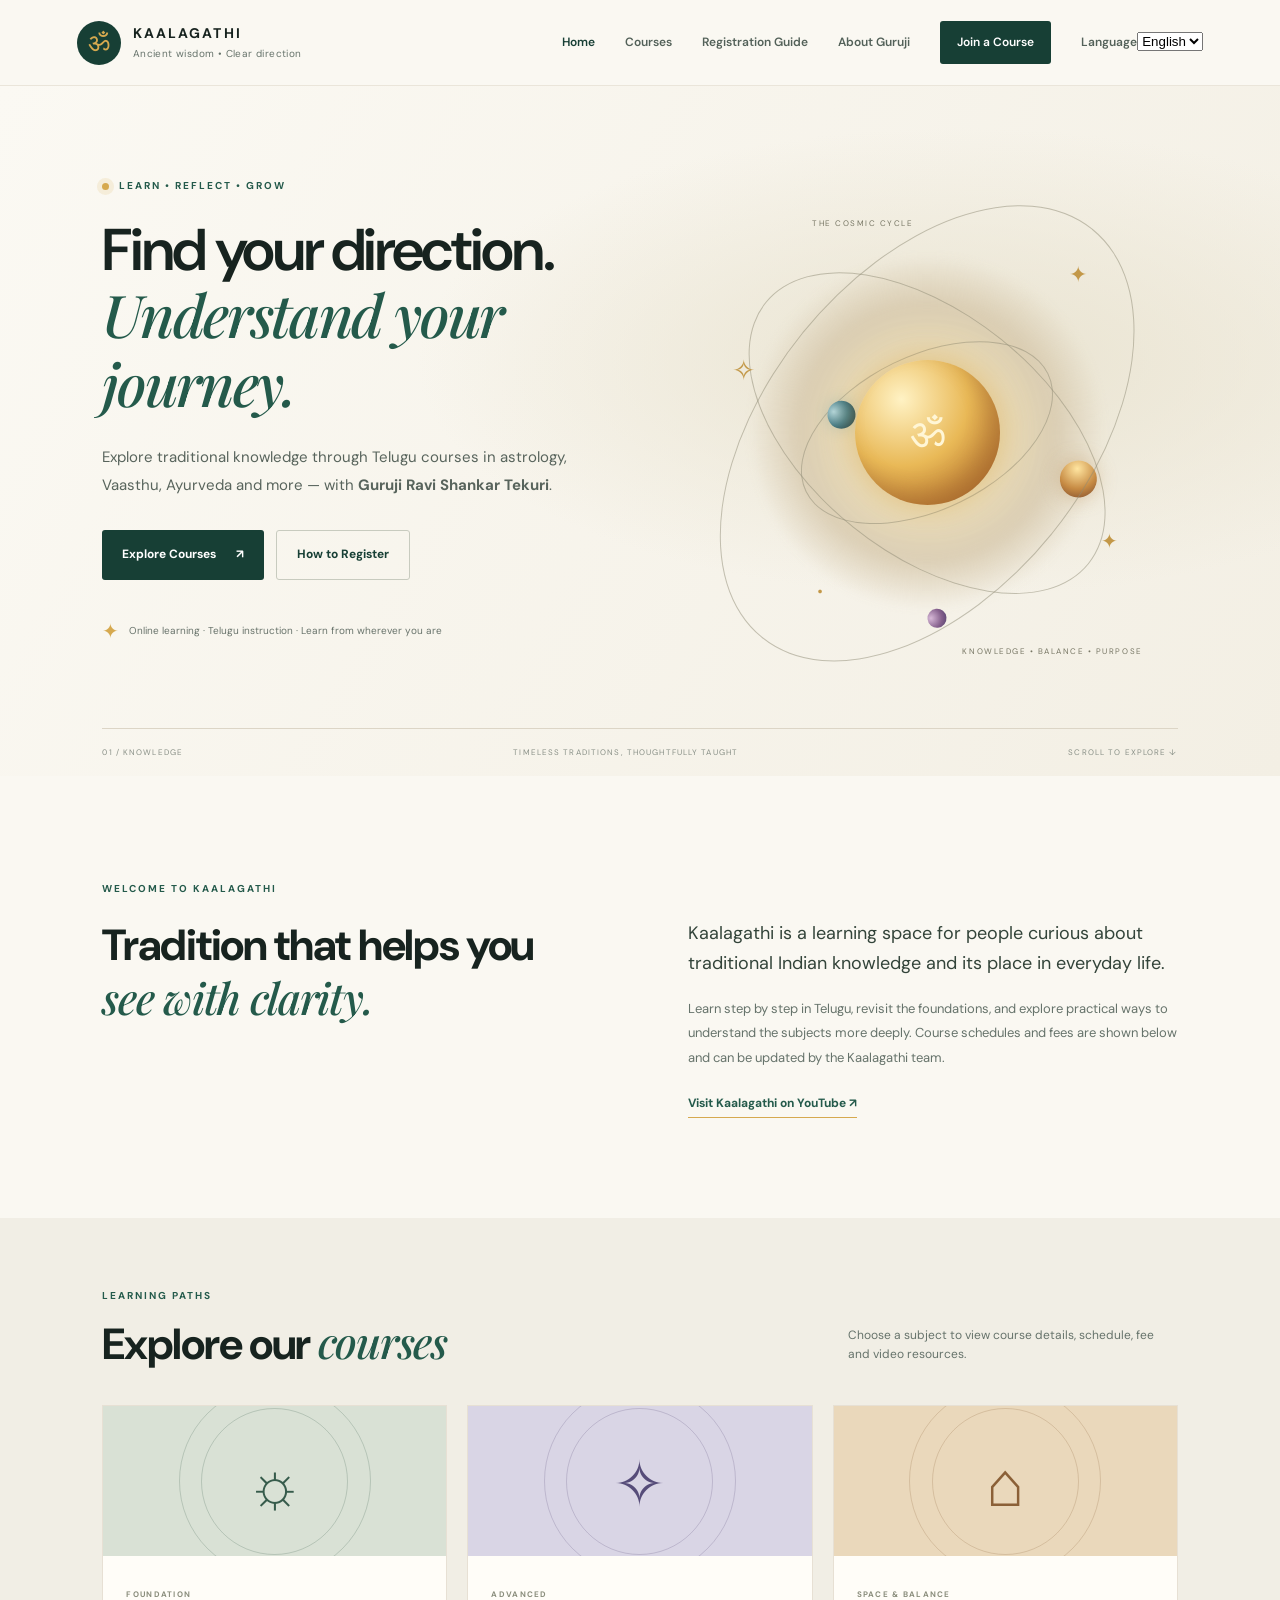
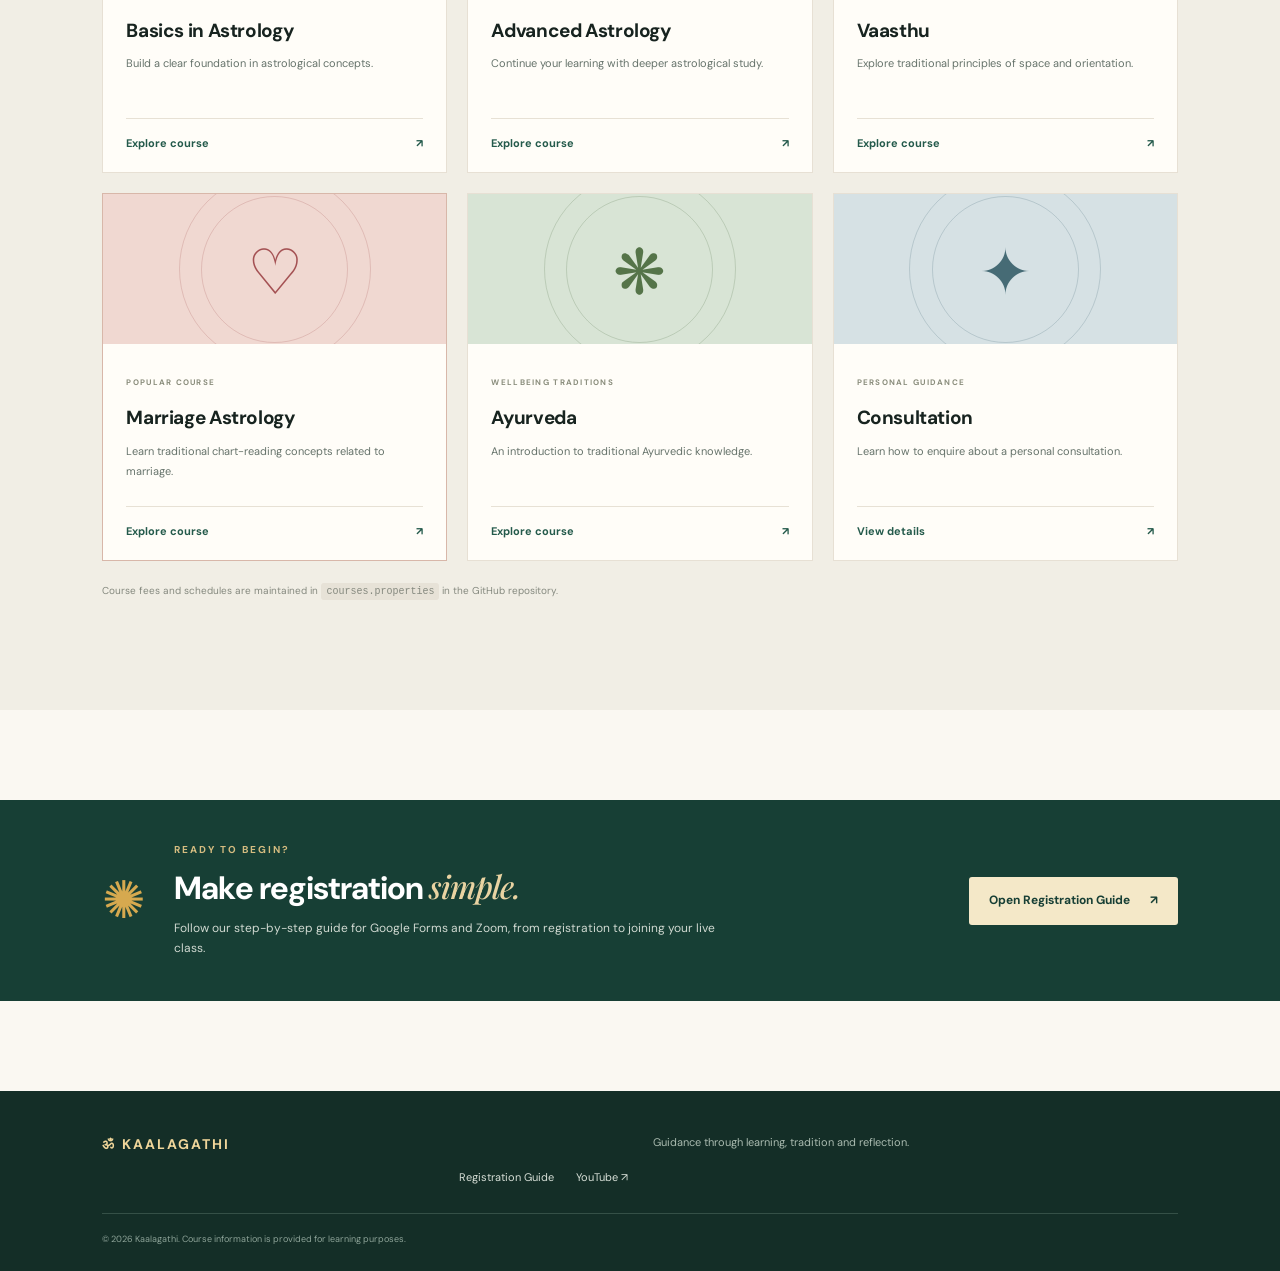
<file: index.html>
<!DOCTYPE html>
<html lang="en">
<head>
  <meta charset="UTF-8">
  <meta name="viewport" content="width=device-width, initial-scale=1.0">
  <meta name="description" content="Kaalagathi by Guruji Ravi Shankar Tekuri — Telugu courses in astrology, Vaasthu, Ayurveda and life guidance.">
  <title>Kaalagathi | Ancient Wisdom for Modern Life</title>
  <link rel="stylesheet" href="assets/style.css">
  <script src="assets/site.js" defer></script>
</head>
<body data-page="home">
  <header class="site-header">
    <a class="brand" href="index.html" aria-label="Kaalagathi home">
      <span class="brand-mark">ॐ</span><span><strong>KAALAGATHI</strong><small>Ancient wisdom • Clear direction</small></span>
    </a>
    <button class="menu-toggle" aria-label="Toggle navigation" aria-expanded="false">☰</button>
    <nav class="nav">
      <a class="active" href="index.html">Home</a>
      <a href="#courses">Courses</a>
      <a href="registration.html">Registration Guide</a>
      <a href="#about">About Guruji</a>
      <a class="nav-cta" href="registration.html">Join a Course</a>
    <label class="language-picker"><span class="sr-only">Language</span><select id="language-select" aria-label="Select language"><option value="en">English</option><option value="te">తెలుగు</option></select></label></nav>
  </header>

  <main>
    <section class="hero">
      <div class="hero-copy">
        <p class="eyebrow"><span class="eyebrow-dot"></span> LEARN • REFLECT • GROW</p>
        <h1>Find your direction.<br><em>Understand your journey.</em></h1>
        <p class="hero-lead">Explore traditional knowledge through Telugu courses in astrology, Vaasthu, Ayurveda and more — with <strong>Guruji Ravi Shankar Tekuri</strong>.</p>
        <div class="hero-actions">
          <a class="button button-primary" href="#courses">Explore Courses <span>↗</span></a>
          <a class="button button-ghost" href="registration.html">How to Register</a>
        </div>
        <div class="hero-note"><span class="note-icon">✦</span><span>Online learning · Telugu instruction · Learn from wherever you are</span></div>
      </div>
      <div class="cosmos-scene" aria-label="Decorative illustration of planets orbiting a glowing sun">
        <div class="cosmos-glow"></div>
        <div class="orbit orbit-one"><span class="planet planet-blue"></span></div>
        <div class="orbit orbit-two"><span class="planet planet-gold"></span></div>
        <div class="orbit orbit-three"><span class="planet planet-purple"></span></div>
        <div class="sun"><span>ॐ</span></div>
        <div class="star star-a">✦</div><div class="star star-b">✧</div><div class="star star-c">✦</div><div class="star star-d">·</div>
        <div class="scene-label label-top">THE COSMIC CYCLE</div><div class="scene-label label-bottom">KNOWLEDGE • BALANCE • PURPOSE</div>
      </div>
      <div class="hero-bottom-line"><span>01 / KNOWLEDGE</span><span>TIMELESS TRADITIONS, THOUGHTFULLY TAUGHT</span><span>SCROLL TO EXPLORE ↓</span></div>
    </section>

    <section class="intro section-wrap" id="about">
      <div class="section-kicker">WELCOME TO KAALAGATHI</div>
      <div class="intro-grid">
        <h2>Tradition that helps you<br><em>see with clarity.</em></h2>
        <div><p class="body-large">Kaalagathi is a learning space for people curious about traditional Indian knowledge and its place in everyday life.</p><p>Learn step by step in Telugu, revisit the foundations, and explore practical ways to understand the subjects more deeply. Course schedules and fees are shown below and can be updated by the Kaalagathi team.</p><a class="text-link" href="https://youtube.com/@ravisankartekuru?si=iJqUOHGR1tvvr9ew" target="_blank" rel="noopener">Visit Kaalagathi on YouTube ↗</a></div>
      </div>
    </section>

    <section class="courses-section section-wrap" id="courses">
      <div class="section-heading">
        <div><div class="section-kicker">LEARNING PATHS</div><h2>Explore our <em>courses</em></h2></div>
        <p>Choose a subject to view course details, schedule, fee and video resources.</p>
      </div>
      <div class="course-grid" id="course-grid">
        <article class="course-card"><div class="course-art art-astro">☼</div><div class="course-card-body"><span class="course-tag">FOUNDATION</span><h3>Basics in Astrology</h3><p>Build a clear foundation in astrological concepts.</p><a href="courses/basics-astrology.html" class="card-link">Explore course <span>↗</span></a></div></article>
        <article class="course-card"><div class="course-art art-advanced">✧</div><div class="course-card-body"><span class="course-tag">ADVANCED</span><h3>Advanced Astrology</h3><p>Continue your learning with deeper astrological study.</p><a href="courses/advanced-astrology.html" class="card-link">Explore course <span>↗</span></a></div></article>
        <article class="course-card"><div class="course-art art-vaasthu">⌂</div><div class="course-card-body"><span class="course-tag">SPACE & BALANCE</span><h3>Vaasthu</h3><p>Explore traditional principles of space and orientation.</p><a href="courses/vaasthu.html" class="card-link">Explore course <span>↗</span></a></div></article>
        <article class="course-card featured-card"><div class="course-art art-marriage">♡</div><div class="course-card-body"><span class="course-tag">POPULAR COURSE</span><h3>Marriage Astrology</h3><p>Learn traditional chart-reading concepts related to marriage.</p><a href="courses/marriage-astrology.html" class="card-link">Explore course <span>↗</span></a></div></article>
        <article class="course-card"><div class="course-art art-ayurveda">❋</div><div class="course-card-body"><span class="course-tag">WELLBEING TRADITIONS</span><h3>Ayurveda</h3><p>An introduction to traditional Ayurvedic knowledge.</p><a href="courses/ayurveda.html" class="card-link">Explore course <span>↗</span></a></div></article>
        <article class="course-card custom-course"><div class="course-art art-consult">✦</div><div class="course-card-body"><span class="course-tag">PERSONAL GUIDANCE</span><h3>Consultation</h3><p>Learn how to enquire about a personal consultation.</p><a href="courses/consultation.html" class="card-link">View details <span>↗</span></a></div></article>
      </div>
      <p class="config-note">Course fees and schedules are maintained in <code>courses.properties</code> in the GitHub repository.</p>
    </section>

    <section class="register-banner section-wrap">
      <div class="banner-symbol">✺</div><div><div class="section-kicker">READY TO BEGIN?</div><h2>Make registration <em>simple.</em></h2><p>Follow our step-by-step guide for Google Forms and Zoom, from registration to joining your live class.</p></div><a class="button button-light" href="registration.html">Open Registration Guide <span>↗</span></a>
    </section>
  </main>
  <footer class="site-footer"><a class="footer-brand" href="index.html">ॐ KAALAGATHI</a><p>Guidance through learning, tradition and reflection.</p><div><a href="registration.html">Registration Guide</a><a href="https://www.youtube.com/" target="_blank" rel="noopener">YouTube ↗</a></div><small>© <span data-year></span> Kaalagathi. Course information is provided for learning purposes.</small></footer>
</body>
</html>
</file>
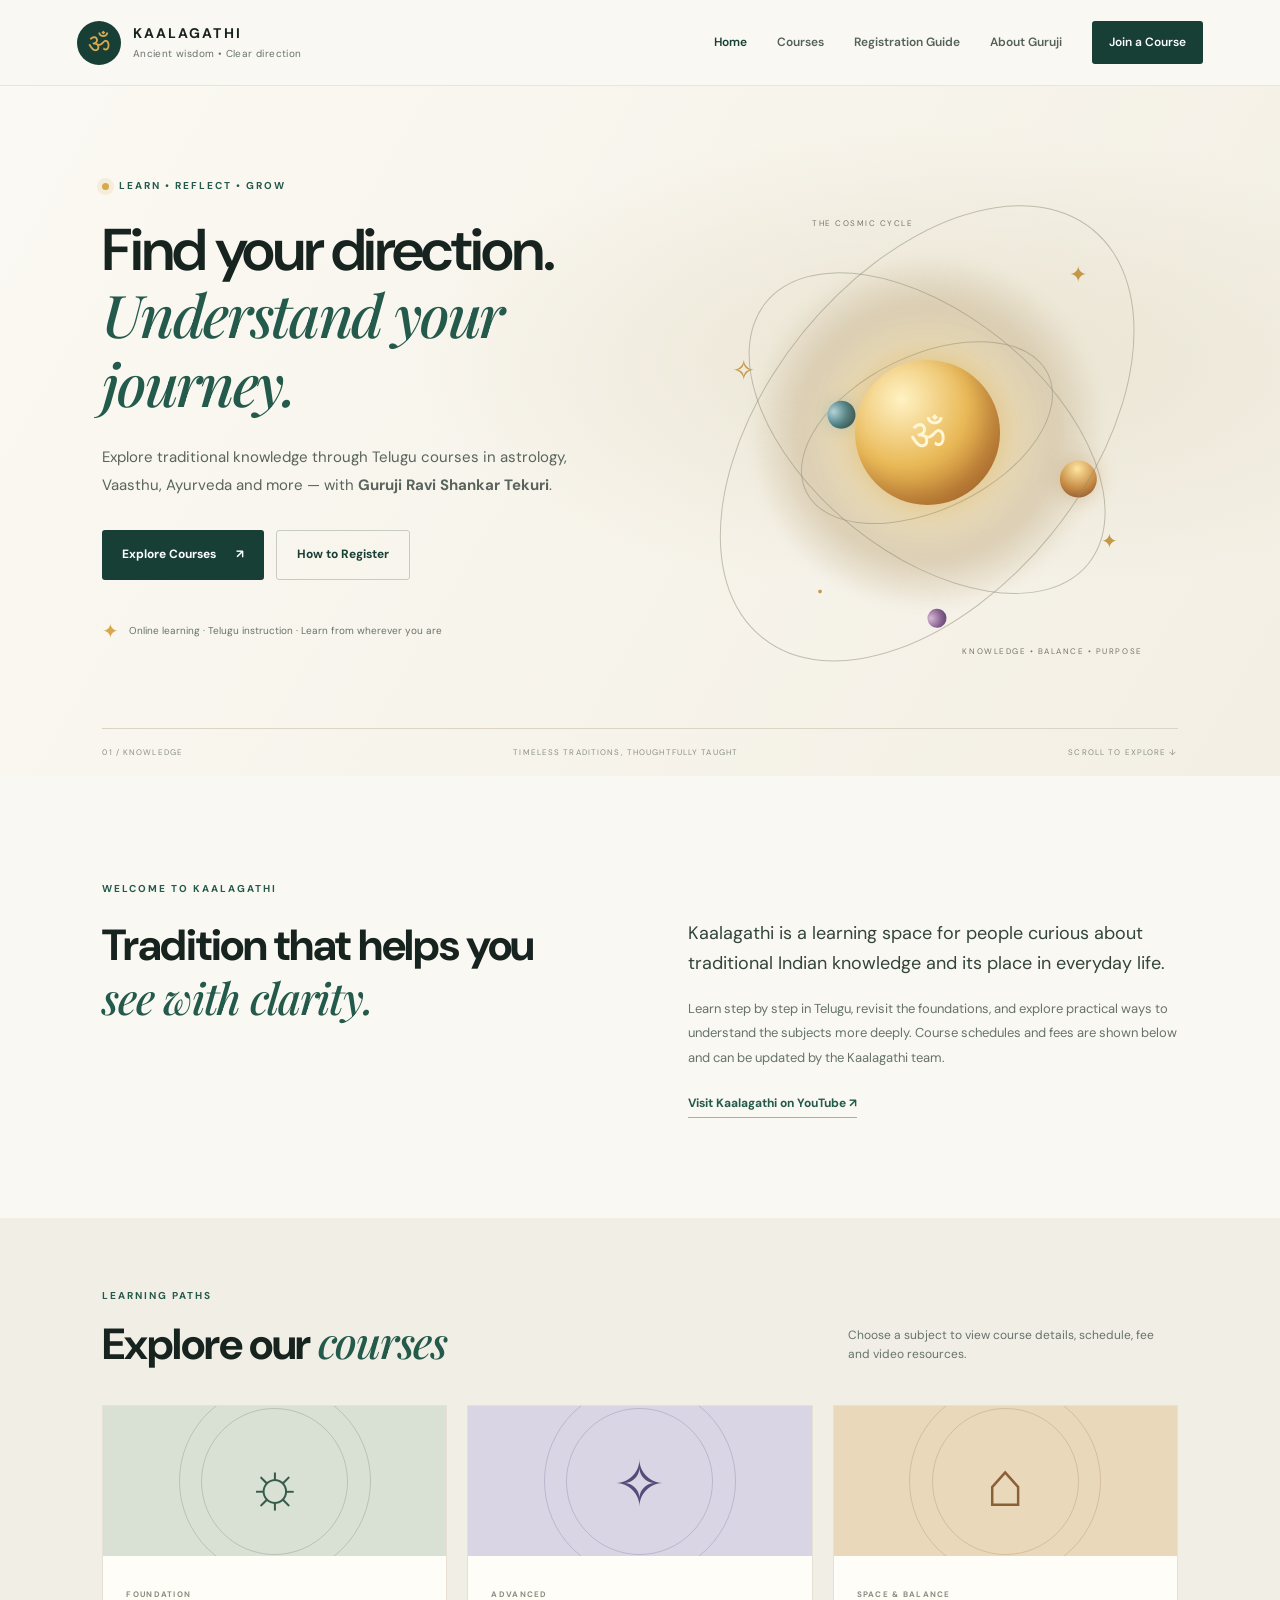
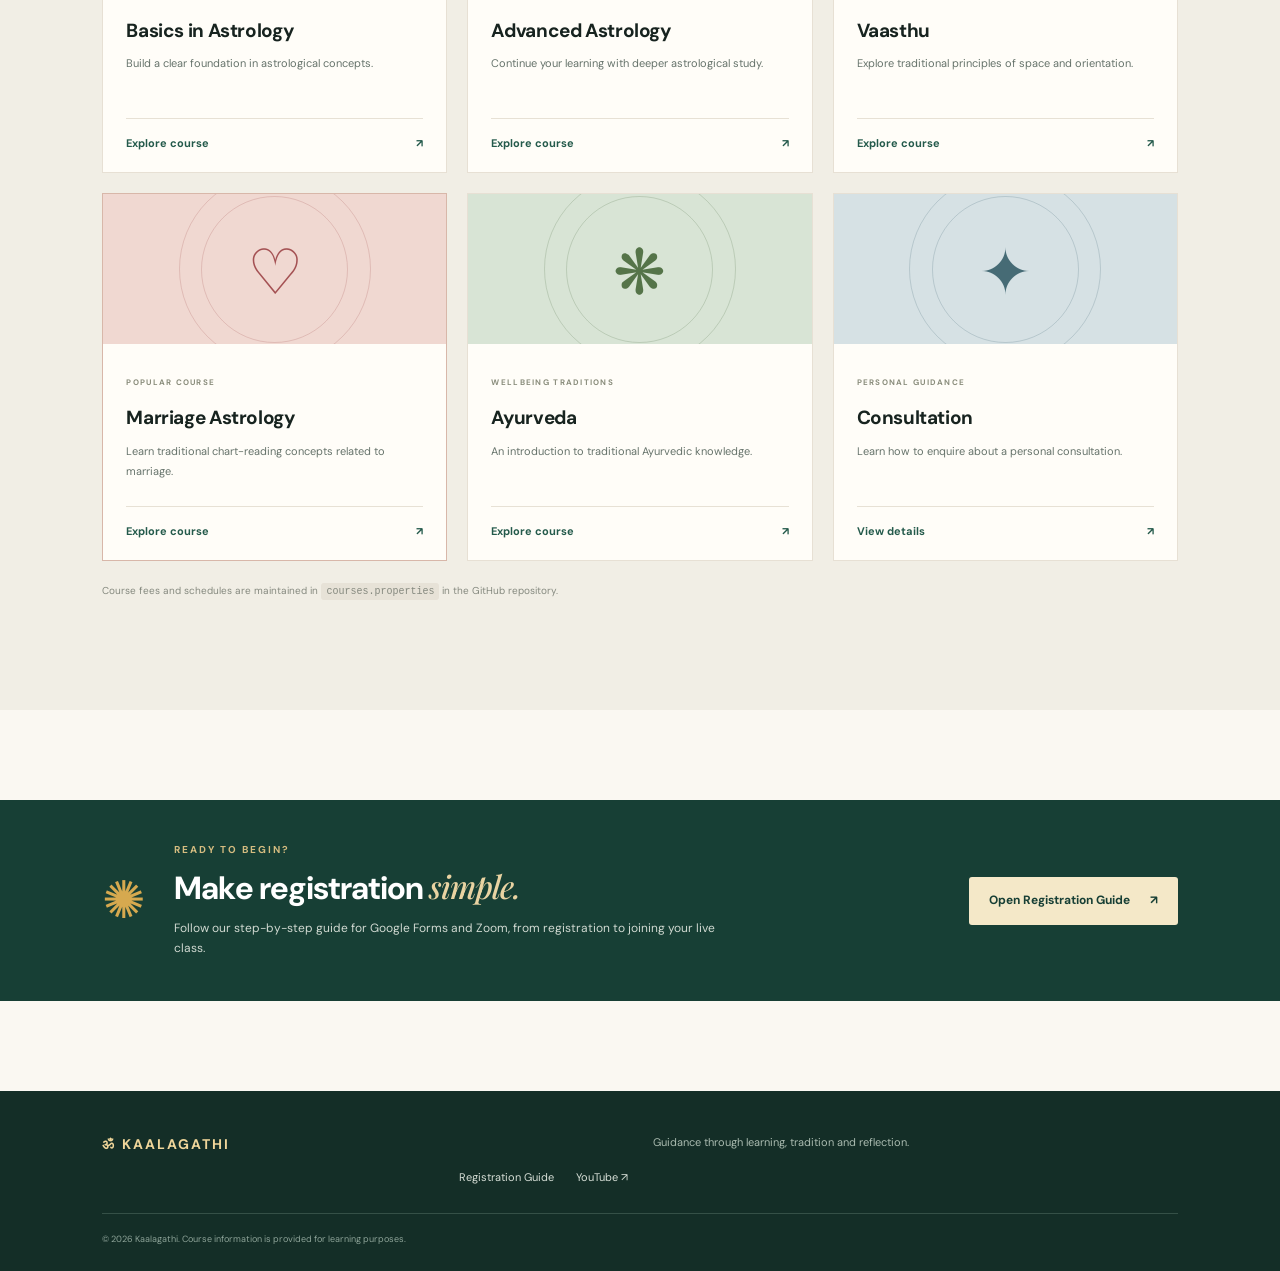
<file: Kaalagathi/index.html>
<!DOCTYPE html>
<html lang="en">
<head>
  <meta charset="UTF-8">
  <meta name="viewport" content="width=device-width, initial-scale=1.0">
  <meta name="description" content="Kaalagathi by Guruji Ravi Shankar Tekuri — Telugu courses in astrology, Vaasthu, Ayurveda and life guidance.">
  <title>Kaalagathi | Ancient Wisdom for Modern Life</title>
  <link rel="stylesheet" href="assets/style.css">
  <script src="assets/site.js" defer></script>
</head>
<body data-page="home">
  <header class="site-header">
    <a class="brand" href="index.html" aria-label="Kaalagathi home">
      <span class="brand-mark">ॐ</span><span><strong>KAALAGATHI</strong><small>Ancient wisdom • Clear direction</small></span>
    </a>
    <button class="menu-toggle" aria-label="Toggle navigation" aria-expanded="false">☰</button>
    <nav class="nav">
      <a class="active" href="index.html">Home</a>
      <a href="#courses">Courses</a>
      <a href="registration.html">Registration Guide</a>
      <a href="#about">About Guruji</a>
      <a class="nav-cta" href="registration.html">Join a Course</a>
    </nav>
  </header>

  <main>
    <section class="hero">
      <div class="hero-copy">
        <p class="eyebrow"><span class="eyebrow-dot"></span> LEARN • REFLECT • GROW</p>
        <h1>Find your direction.<br><em>Understand your journey.</em></h1>
        <p class="hero-lead">Explore traditional knowledge through Telugu courses in astrology, Vaasthu, Ayurveda and more — with <strong>Guruji Ravi Shankar Tekuri</strong>.</p>
        <div class="hero-actions">
          <a class="button button-primary" href="#courses">Explore Courses <span>↗</span></a>
          <a class="button button-ghost" href="registration.html">How to Register</a>
        </div>
        <div class="hero-note"><span class="note-icon">✦</span><span>Online learning · Telugu instruction · Learn from wherever you are</span></div>
      </div>
      <div class="cosmos-scene" aria-label="Decorative illustration of planets orbiting a glowing sun">
        <div class="cosmos-glow"></div>
        <div class="orbit orbit-one"><span class="planet planet-blue"></span></div>
        <div class="orbit orbit-two"><span class="planet planet-gold"></span></div>
        <div class="orbit orbit-three"><span class="planet planet-purple"></span></div>
        <div class="sun"><span>ॐ</span></div>
        <div class="star star-a">✦</div><div class="star star-b">✧</div><div class="star star-c">✦</div><div class="star star-d">·</div>
        <div class="scene-label label-top">THE COSMIC CYCLE</div><div class="scene-label label-bottom">KNOWLEDGE • BALANCE • PURPOSE</div>
      </div>
      <div class="hero-bottom-line"><span>01 / KNOWLEDGE</span><span>TIMELESS TRADITIONS, THOUGHTFULLY TAUGHT</span><span>SCROLL TO EXPLORE ↓</span></div>
    </section>

    <section class="intro section-wrap" id="about">
      <div class="section-kicker">WELCOME TO KAALAGATHI</div>
      <div class="intro-grid">
        <h2>Tradition that helps you<br><em>see with clarity.</em></h2>
        <div><p class="body-large">Kaalagathi is a learning space for people curious about traditional Indian knowledge and its place in everyday life.</p><p>Learn step by step in Telugu, revisit the foundations, and explore practical ways to understand the subjects more deeply. Course schedules and fees are shown below and can be updated by the Kaalagathi team.</p><a class="text-link" href="https://www.youtube.com/@RaviSankarTekuru" target="_blank" rel="noopener">Visit Kaalagathi on YouTube ↗</a></div>
      </div>
    </section>

    <section class="courses-section section-wrap" id="courses">
      <div class="section-heading">
        <div><div class="section-kicker">LEARNING PATHS</div><h2>Explore our <em>courses</em></h2></div>
        <p>Choose a subject to view course details, schedule, fee and video resources.</p>
      </div>
      <div class="course-grid" id="course-grid">
        <article class="course-card"><div class="course-art art-astro">☼</div><div class="course-card-body"><span class="course-tag">FOUNDATION</span><h3>Basics in Astrology</h3><p>Build a clear foundation in astrological concepts.</p><a href="courses/basics-astrology.html" class="card-link">Explore course <span>↗</span></a></div></article>
        <article class="course-card"><div class="course-art art-advanced">✧</div><div class="course-card-body"><span class="course-tag">ADVANCED</span><h3>Advanced Astrology</h3><p>Continue your learning with deeper astrological study.</p><a href="courses/advanced-astrology.html" class="card-link">Explore course <span>↗</span></a></div></article>
        <article class="course-card"><div class="course-art art-vaasthu">⌂</div><div class="course-card-body"><span class="course-tag">SPACE & BALANCE</span><h3>Vaasthu</h3><p>Explore traditional principles of space and orientation.</p><a href="courses/vaasthu.html" class="card-link">Explore course <span>↗</span></a></div></article>
        <article class="course-card featured-card"><div class="course-art art-marriage">♡</div><div class="course-card-body"><span class="course-tag">POPULAR COURSE</span><h3>Marriage Astrology</h3><p>Learn traditional chart-reading concepts related to marriage.</p><a href="courses/marriage-astrology.html" class="card-link">Explore course <span>↗</span></a></div></article>
        <article class="course-card"><div class="course-art art-ayurveda">❋</div><div class="course-card-body"><span class="course-tag">WELLBEING TRADITIONS</span><h3>Ayurveda</h3><p>An introduction to traditional Ayurvedic knowledge.</p><a href="courses/ayurveda.html" class="card-link">Explore course <span>↗</span></a></div></article>
        <article class="course-card custom-course"><div class="course-art art-consult">✦</div><div class="course-card-body"><span class="course-tag">PERSONAL GUIDANCE</span><h3>Consultation</h3><p>Learn how to enquire about a personal consultation.</p><a href="courses/consultation.html" class="card-link">View details <span>↗</span></a></div></article>
      </div>
      <p class="config-note">Course fees and schedules are maintained in <code>courses.properties</code> in the GitHub repository.</p>
    </section>

    <section class="register-banner section-wrap">
      <div class="banner-symbol">✺</div><div><div class="section-kicker">READY TO BEGIN?</div><h2>Make registration <em>simple.</em></h2><p>Follow our step-by-step guide for Google Forms and Zoom, from registration to joining your live class.</p></div><a class="button button-light" href="registration.html">Open Registration Guide <span>↗</span></a>
    </section>
  </main>
  <footer class="site-footer"><a class="footer-brand" href="index.html">ॐ KAALAGATHI</a><p>Guidance through learning, tradition and reflection.</p><div><a href="registration.html">Registration Guide</a><a href="https://www.youtube.com/" target="_blank" rel="noopener">YouTube ↗</a></div><small>© <span data-year></span> Kaalagathi. Course information is provided for learning purposes.</small></footer>
</body>
</html>
</file>
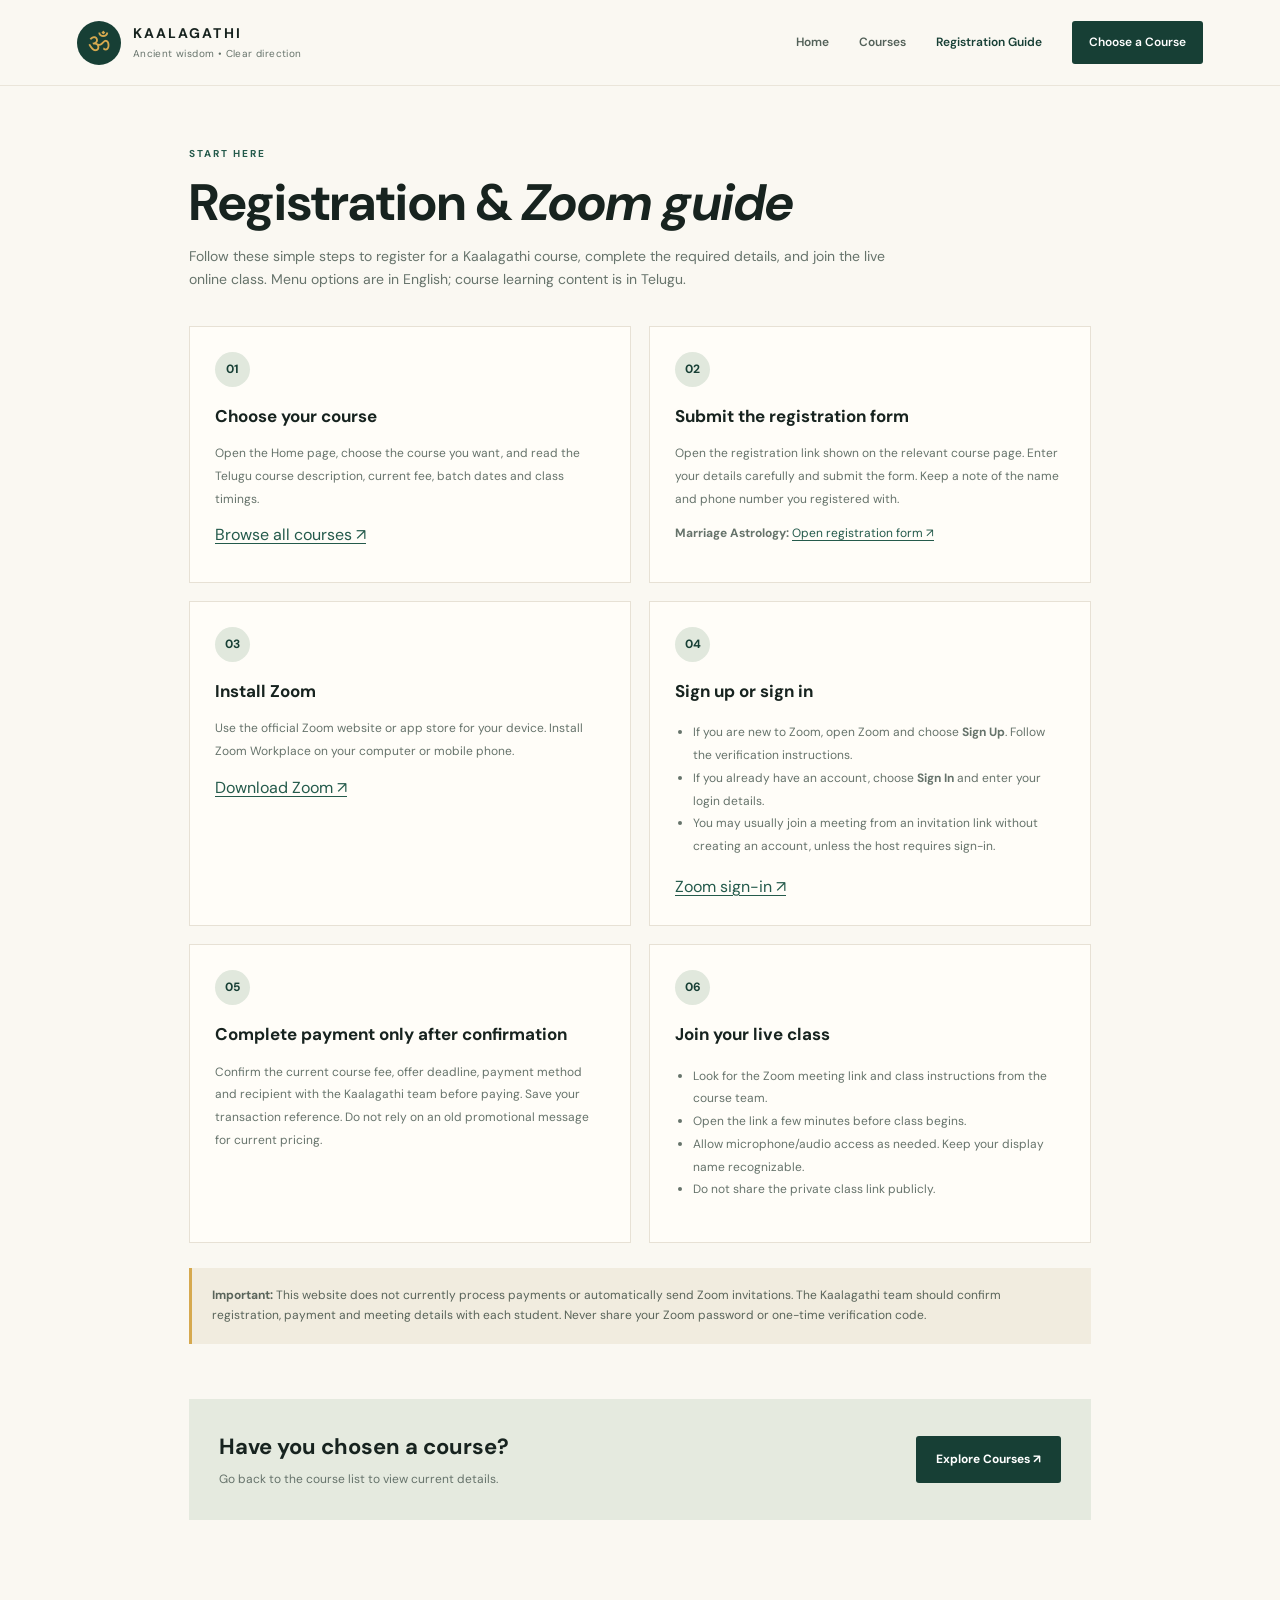
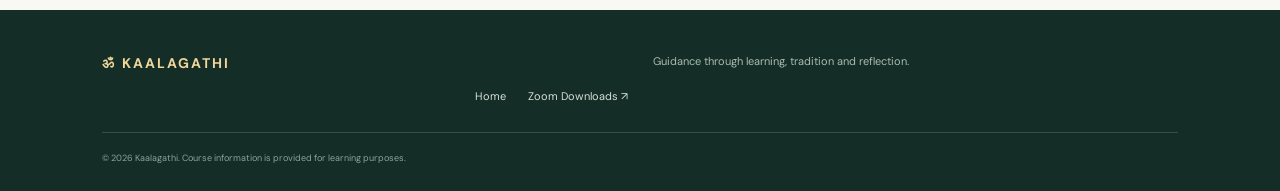
<file: registration.html>
<!DOCTYPE html>
<html lang="en">
<head><meta charset="UTF-8"><meta name="viewport" content="width=device-width, initial-scale=1.0"><title>Registration Guide | Kaalagathi</title><link rel="stylesheet" href="assets/style.css"><script src="assets/site.js" defer></script></head>
<body data-page="registration">
<header class="site-header"><a class="brand" href="index.html"><span class="brand-mark">ॐ</span><span><strong>KAALAGATHI</strong><small>Ancient wisdom • Clear direction</small></span></a><button class="menu-toggle" aria-label="Toggle navigation" aria-expanded="false">☰</button><nav class="nav"><a href="index.html">Home</a><a href="index.html#courses">Courses</a><a class="active" href="registration.html">Registration Guide</a><a class="nav-cta" href="index.html#courses">Choose a Course</a></nav></header>
<main class="registration-page"><div class="section-kicker">START HERE</div><h1>Registration & <em>Zoom guide</em></h1><p class="lead">Follow these simple steps to register for a Kaalagathi course, complete the required details, and join the live online class. Menu options are in English; course learning content is in Telugu.</p>
<div class="steps">
<article class="step-card"><div class="step-number">01</div><h2>Choose your course</h2><p>Open the Home page, choose the course you want, and read the Telugu course description, current fee, batch dates and class timings.</p><a class="plain-link" href="index.html#courses">Browse all courses ↗</a></article>
<article class="step-card"><div class="step-number">02</div><h2>Submit the registration form</h2><p>Open the registration link shown on the relevant course page. Enter your details carefully and submit the form. Keep a note of the name and phone number you registered with.</p><p><strong>Marriage Astrology:</strong> <a class="plain-link" href="https://forms.gle/XixGK1NDY5ZmyhS88" target="_blank" rel="noopener">Open registration form ↗</a></p></article>
<article class="step-card"><div class="step-number">03</div><h2>Install Zoom</h2><p>Use the official Zoom website or app store for your device. Install Zoom Workplace on your computer or mobile phone.</p><a class="plain-link" href="https://zoom.us/download" target="_blank" rel="noopener">Download Zoom ↗</a></article>
<article class="step-card"><div class="step-number">04</div><h2>Sign up or sign in</h2><ul><li>If you are new to Zoom, open Zoom and choose <strong>Sign Up</strong>. Follow the verification instructions.</li><li>If you already have an account, choose <strong>Sign In</strong> and enter your login details.</li><li>You may usually join a meeting from an invitation link without creating an account, unless the host requires sign-in.</li></ul><a class="plain-link" href="https://zoom.us/signin" target="_blank" rel="noopener">Zoom sign-in ↗</a></article>
<article class="step-card"><div class="step-number">05</div><h2>Complete payment only after confirmation</h2><p>Confirm the current course fee, offer deadline, payment method and recipient with the Kaalagathi team before paying. Save your transaction reference. Do not rely on an old promotional message for current pricing.</p></article>
<article class="step-card"><div class="step-number">06</div><h2>Join your live class</h2><ul><li>Look for the Zoom meeting link and class instructions from the course team.</li><li>Open the link a few minutes before class begins.</li><li>Allow microphone/audio access as needed. Keep your display name recognizable.</li><li>Do not share the private class link publicly.</li></ul></article>
</div>
<div class="notice"><strong>Important:</strong> This website does not currently process payments or automatically send Zoom invitations. The Kaalagathi team should confirm registration, payment and meeting details with each student. Never share your Zoom password or one-time verification code.</div>
<div class="course-footer-cta"><div><h3>Have you chosen a course?</h3><p>Go back to the course list to view current details.</p></div><a class="button button-primary" href="index.html#courses">Explore Courses ↗</a></div>
</main>
<footer class="site-footer"><a class="footer-brand" href="index.html">ॐ KAALAGATHI</a><p>Guidance through learning, tradition and reflection.</p><div><a href="index.html">Home</a><a href="https://zoom.us/download" target="_blank" rel="noopener">Zoom Downloads ↗</a></div><small>© <span data-year></span> Kaalagathi. Course information is provided for learning purposes.</small></footer>
</body></html>
</file>
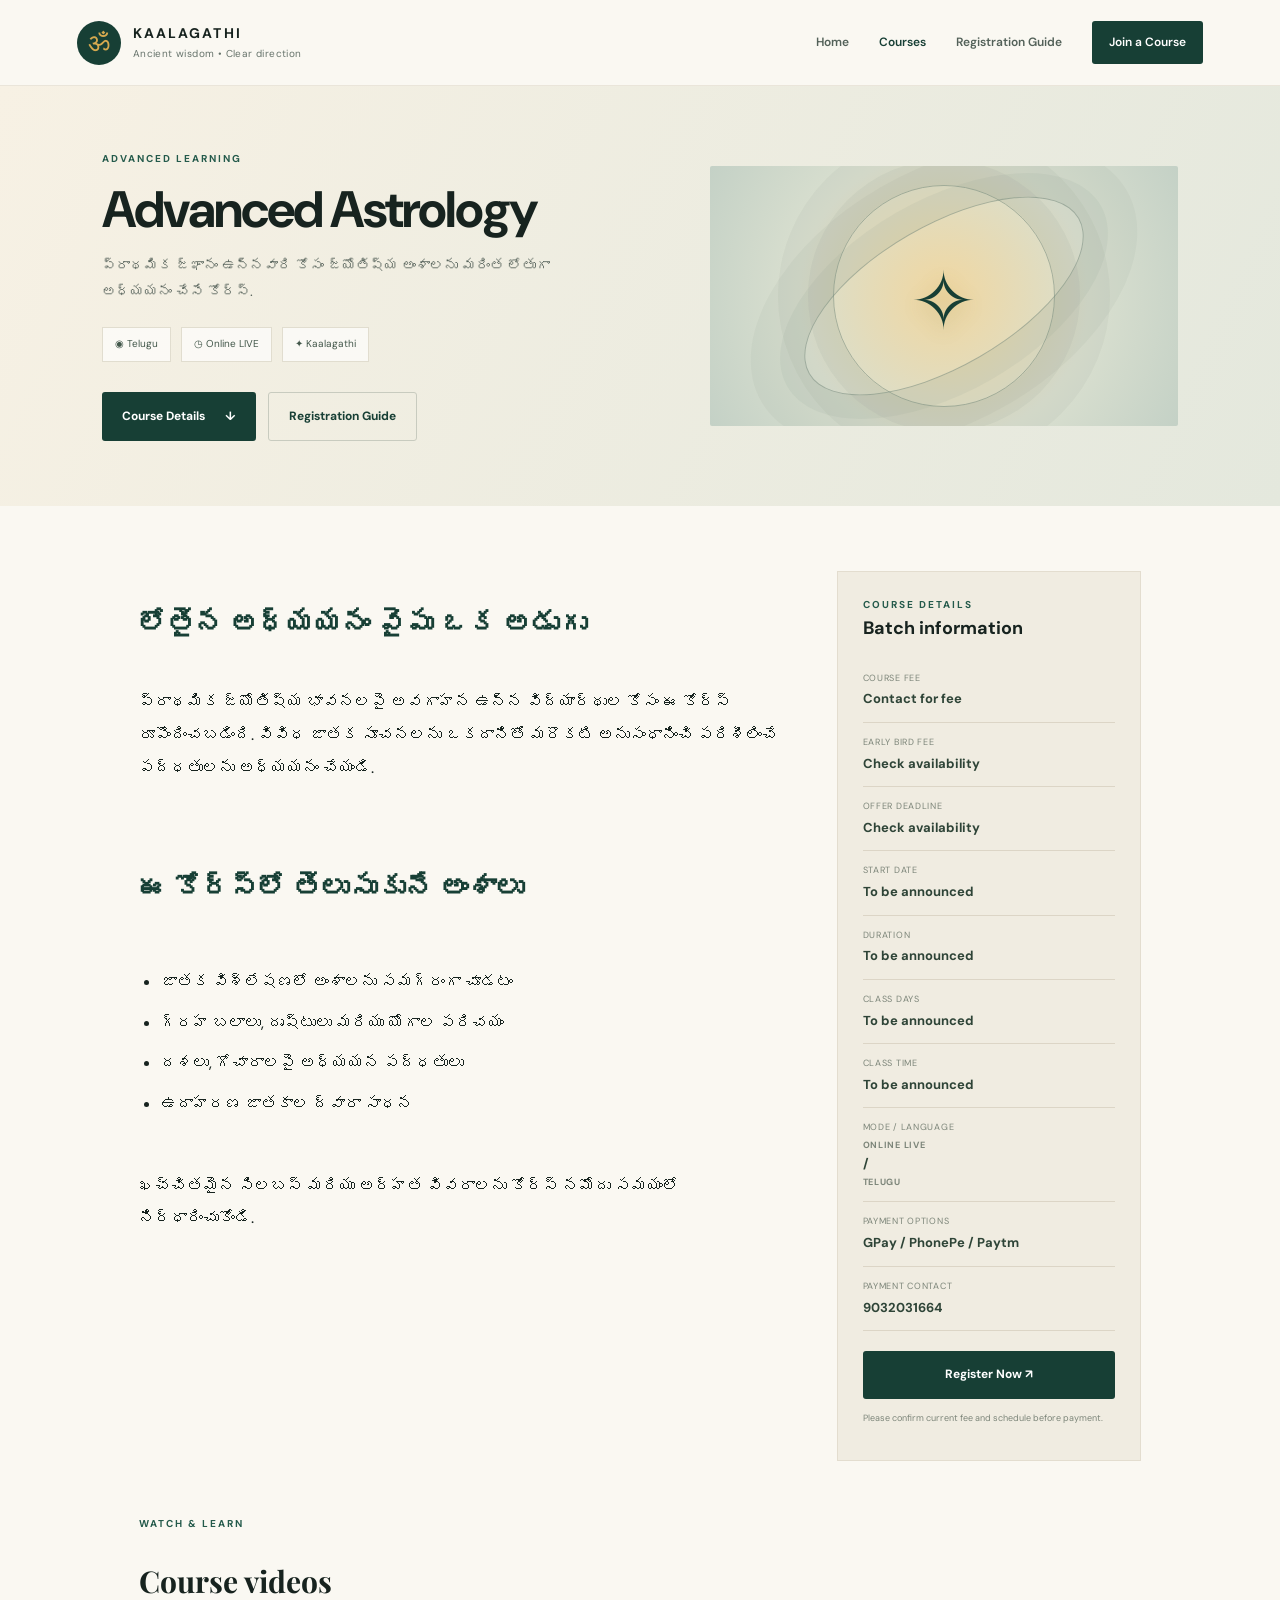
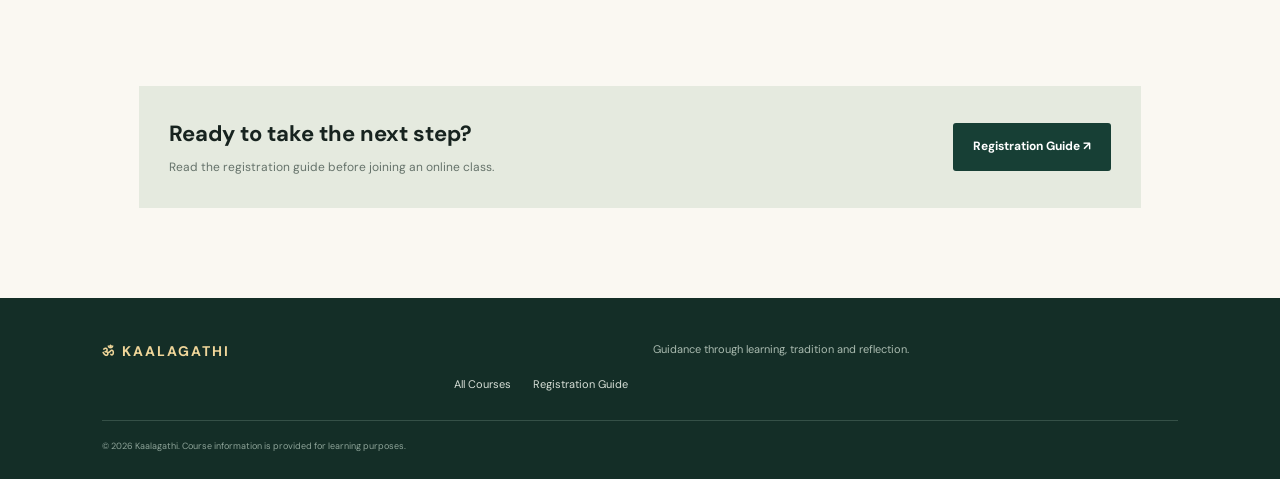
<file: courses/advanced-astrology.html>
<!DOCTYPE html>
<html lang="en">
<head><meta charset="UTF-8"><meta name="viewport" content="width=device-width, initial-scale=1.0"><meta name="description" content="Advanced Astrology course by Kaalagathi in Telugu."><title>Advanced Astrology | Kaalagathi</title><link rel="stylesheet" href="../assets/style.css"><script src="../assets/site.js" defer></script></head>
<body data-page="course" data-course="advanced-astrology">
<header class="site-header"><a class="brand" href="../index.html"><span class="brand-mark">ॐ</span><span><strong>KAALAGATHI</strong><small>Ancient wisdom • Clear direction</small></span></a><button class="menu-toggle" aria-label="Toggle navigation" aria-expanded="false">☰</button><nav class="nav"><a href="../index.html">Home</a><a class="active" href="../index.html#courses">Courses</a><a href="../registration.html">Registration Guide</a><a class="nav-cta" href="../registration.html">Join a Course</a></nav></header>
<main>
<section class="course-hero"><div><div class="section-kicker">ADVANCED LEARNING</div><h1>Advanced Astrology</h1><p class="hero-lead" data-course-intro>ప్రాథమిక అవగాహనను మరింత లోతైన అధ్యయనంగా మార్చుకోండి.</p><div class="course-meta"><span class="meta-chip">◉ Telugu</span><span class="meta-chip">◷ Online LIVE</span><span class="meta-chip">✦ Kaalagathi</span></div><div class="hero-actions"><a class="button button-primary" href="#course-details">Course Details <span>↓</span></a><a class="button button-ghost" href="../registration.html">Registration Guide</a></div></div><div class="course-hero-art"><span>✧</span></div></section>
<section class="course-content"><div class="course-content-grid"><article class="telugu-content"><h2>లోతైన అధ్యయనం వైపు ఒక అడుగు</h2>
<p>ప్రాథమిక జ్యోతిష్య భావనలపై అవగాహన ఉన్న విద్యార్థుల కోసం ఈ కోర్స్ రూపొందించబడింది. వివిధ జాతక సూచనలను ఒకదానితో మరొకటి అనుసంధానించి పరిశీలించే పద్ధతులను అధ్యయనం చేయండి.</p>
<h2>ఈ కోర్స్‌లో తెలుసుకునే అంశాలు</h2>
<ul><li>జాతక విశ్లేషణలో అంశాలను సమగ్రంగా చూడటం</li><li>గ్రహ బలాలు, దృష్టులు మరియు యోగాల పరిచయం</li><li>దశలు, గోచారాలపై అధ్యయన పద్ధతులు</li><li>ఉదాహరణ జాతకాల ద్వారా సాధన</li></ul>
<p>ఖచ్చితమైన సిలబస్ మరియు అర్హత వివరాలను కోర్స్ నమోదు సమయంలో నిర్ధారించుకోండి.</p></article>
<aside class="course-sidebar" id="course-details"><div class="section-kicker">COURSE DETAILS</div><h3>Batch information</h3>
<div class="detail-row"><span>Course fee</span><strong data-course-fee>Loading…</strong></div>
<div class="detail-row"><span>Early bird fee</span><strong data-course-early-fee>Check availability</strong></div>
<div class="detail-row"><span>Offer deadline</span><strong data-course-early-deadline>Check availability</strong></div>
<div class="detail-row"><span>Start date</span><strong data-course-start>Loading…</strong></div>
<div class="detail-row"><span>Duration</span><strong data-course-duration>Loading…</strong></div>
<div class="detail-row"><span>Class days</span><strong data-course-days>Loading…</strong></div>
<div class="detail-row"><span>Class time</span><strong data-course-time>Loading…</strong></div>
<div class="detail-row"><span>Mode / Language</span><strong><span data-course-mode>Online LIVE</span> / <span data-course-language>Telugu</span></strong></div>
<div class="detail-row"><span>Payment options</span><strong data-config="contact.payment">GPay / PhonePe / Paytm</strong></div>
<div class="detail-row"><span>Payment contact</span><strong data-config="contact.phone">Contact Guruji</strong></div>
<a class="button button-primary sidebar-cta" data-course-register-link href="../registration.html">Register Now ↗</a><p style="font-size:9px;color:#7c8579;margin-top:12px">Please confirm current fee and schedule before payment.</p></aside></div>
<section class="video-section"><div class="section-kicker">WATCH & LEARN</div><h2>Course videos</h2><div class="video-grid"><div><iframe class="video-frame" data-course-video-frame title="Advanced Astrology course introduction video" loading="lazy" allow="accelerometer; autoplay; clipboard-write; encrypted-media; gyroscope; picture-in-picture; web-share" referrerpolicy="strict-origin-when-cross-origin" allowfullscreen></iframe><p class="video-caption">Course introduction / పరిచయ వీడియో</p></div><div><iframe class="video-frame" data-course-video-frame-2 title="Advanced Astrology additional video" loading="lazy" allow="accelerometer; autoplay; clipboard-write; encrypted-media; gyroscope; picture-in-picture; web-share" referrerpolicy="strict-origin-when-cross-origin" allowfullscreen></iframe><p class="video-caption">More learning resources</p></div></div></section>
<div class="course-footer-cta"><div><h3>Ready to take the next step?</h3><p>Read the registration guide before joining an online class.</p></div><a class="button button-primary" href="../registration.html">Registration Guide ↗</a></div>
</section></main><footer class="site-footer"><a class="footer-brand" href="../index.html">ॐ KAALAGATHI</a><p>Guidance through learning, tradition and reflection.</p><div><a href="../index.html#courses">All Courses</a><a href="../registration.html">Registration Guide</a></div><small>© <span data-year></span> Kaalagathi. Course information is provided for learning purposes.</small></footer></body></html>
</file>
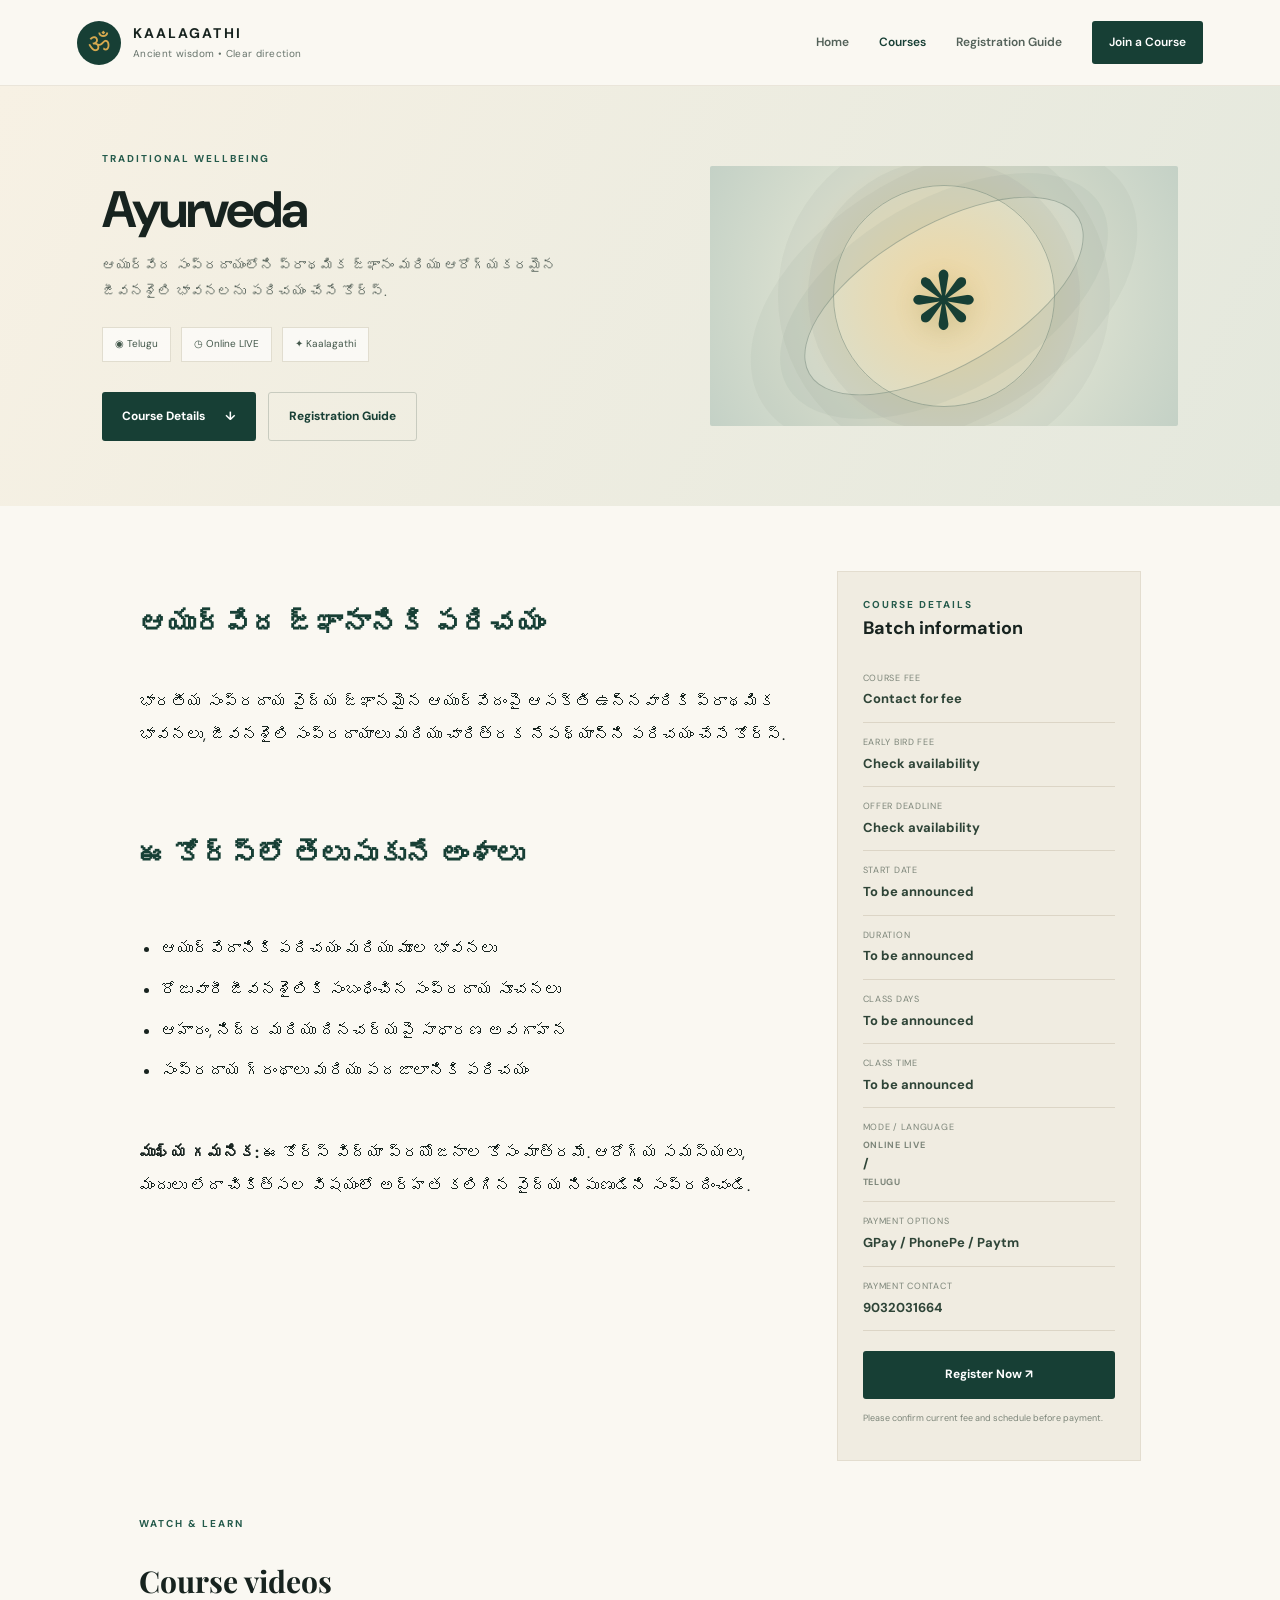
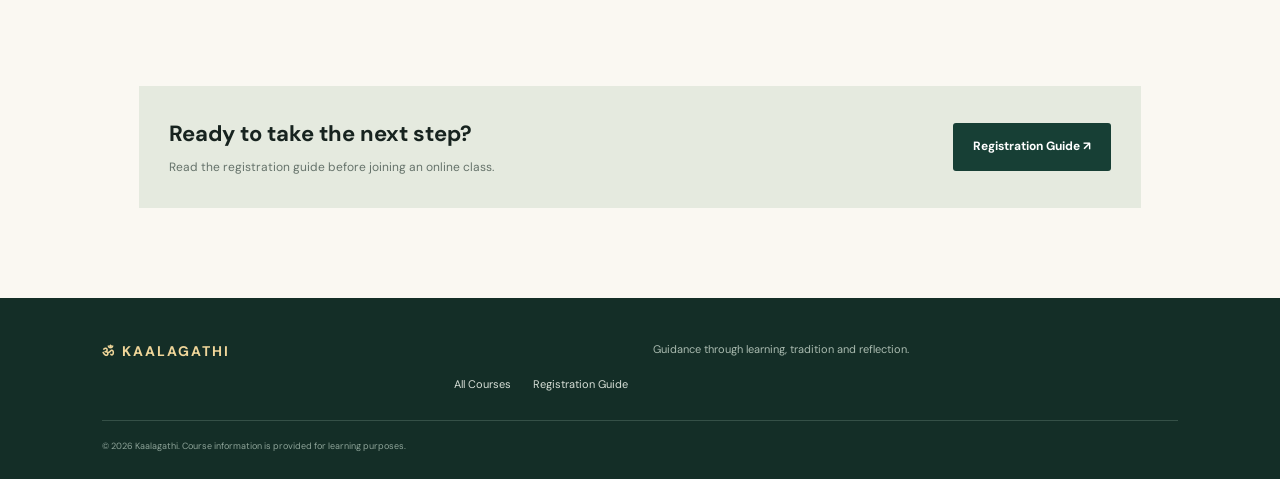
<file: courses/ayurveda.html>
<!DOCTYPE html>
<html lang="en">
<head><meta charset="UTF-8"><meta name="viewport" content="width=device-width, initial-scale=1.0"><meta name="description" content="Ayurveda course by Kaalagathi in Telugu."><title>Ayurveda | Kaalagathi</title><link rel="stylesheet" href="../assets/style.css"><script src="../assets/site.js" defer></script></head>
<body data-page="course" data-course="ayurveda">
<header class="site-header"><a class="brand" href="../index.html"><span class="brand-mark">ॐ</span><span><strong>KAALAGATHI</strong><small>Ancient wisdom • Clear direction</small></span></a><button class="menu-toggle" aria-label="Toggle navigation" aria-expanded="false">☰</button><nav class="nav"><a href="../index.html">Home</a><a class="active" href="../index.html#courses">Courses</a><a href="../registration.html">Registration Guide</a><a class="nav-cta" href="../registration.html">Join a Course</a></nav></header>
<main>
<section class="course-hero"><div><div class="section-kicker">TRADITIONAL WELLBEING</div><h1>Ayurveda</h1><p class="hero-lead" data-course-intro>ఆయుర్వేద సంప్రదాయంలోని ప్రాథమిక భావనలను పరిచయం చేసుకోండి.</p><div class="course-meta"><span class="meta-chip">◉ Telugu</span><span class="meta-chip">◷ Online LIVE</span><span class="meta-chip">✦ Kaalagathi</span></div><div class="hero-actions"><a class="button button-primary" href="#course-details">Course Details <span>↓</span></a><a class="button button-ghost" href="../registration.html">Registration Guide</a></div></div><div class="course-hero-art"><span>❋</span></div></section>
<section class="course-content"><div class="course-content-grid"><article class="telugu-content"><h2>ఆయుర్వేద జ్ఞానానికి పరిచయం</h2>
<p>భారతీయ సంప్రదాయ వైద్య జ్ఞానమైన ఆయుర్వేదంపై ఆసక్తి ఉన్నవారికి ప్రాథమిక భావనలు, జీవనశైలి సంప్రదాయాలు మరియు చారిత్రక నేపథ్యాన్ని పరిచయం చేసే కోర్స్.</p>
<h2>ఈ కోర్స్‌లో తెలుసుకునే అంశాలు</h2>
<ul><li>ఆయుర్వేదానికి పరిచయం మరియు మూల భావనలు</li><li>రోజువారీ జీవనశైలికి సంబంధించిన సంప్రదాయ సూచనలు</li><li>ఆహారం, నిద్ర మరియు దినచర్యపై సాధారణ అవగాహన</li><li>సంప్రదాయ గ్రంథాలు మరియు పదజాలానికి పరిచయం</li></ul>
<p><strong>ముఖ్య గమనిక:</strong> ఈ కోర్స్ విద్యా ప్రయోజనాల కోసం మాత్రమే. ఆరోగ్య సమస్యలు, మందులు లేదా చికిత్సల విషయంలో అర్హత కలిగిన వైద్య నిపుణుడిని సంప్రదించండి.</p></article>
<aside class="course-sidebar" id="course-details"><div class="section-kicker">COURSE DETAILS</div><h3>Batch information</h3>
<div class="detail-row"><span>Course fee</span><strong data-course-fee>Loading…</strong></div>
<div class="detail-row"><span>Early bird fee</span><strong data-course-early-fee>Check availability</strong></div>
<div class="detail-row"><span>Offer deadline</span><strong data-course-early-deadline>Check availability</strong></div>
<div class="detail-row"><span>Start date</span><strong data-course-start>Loading…</strong></div>
<div class="detail-row"><span>Duration</span><strong data-course-duration>Loading…</strong></div>
<div class="detail-row"><span>Class days</span><strong data-course-days>Loading…</strong></div>
<div class="detail-row"><span>Class time</span><strong data-course-time>Loading…</strong></div>
<div class="detail-row"><span>Mode / Language</span><strong><span data-course-mode>Online LIVE</span> / <span data-course-language>Telugu</span></strong></div>
<div class="detail-row"><span>Payment options</span><strong data-config="contact.payment">GPay / PhonePe / Paytm</strong></div>
<div class="detail-row"><span>Payment contact</span><strong data-config="contact.phone">Contact Guruji</strong></div>
<a class="button button-primary sidebar-cta" data-course-register-link href="../registration.html">Register Now ↗</a><p style="font-size:9px;color:#7c8579;margin-top:12px">Please confirm current fee and schedule before payment.</p></aside></div>
<section class="video-section"><div class="section-kicker">WATCH & LEARN</div><h2>Course videos</h2><div class="video-grid"><div><iframe class="video-frame" data-course-video-frame title="Ayurveda course introduction video" loading="lazy" allow="accelerometer; autoplay; clipboard-write; encrypted-media; gyroscope; picture-in-picture; web-share" referrerpolicy="strict-origin-when-cross-origin" allowfullscreen></iframe><p class="video-caption">Course introduction / పరిచయ వీడియో</p></div><div><iframe class="video-frame" data-course-video-frame-2 title="Ayurveda additional video" loading="lazy" allow="accelerometer; autoplay; clipboard-write; encrypted-media; gyroscope; picture-in-picture; web-share" referrerpolicy="strict-origin-when-cross-origin" allowfullscreen></iframe><p class="video-caption">More learning resources</p></div></div></section>
<div class="course-footer-cta"><div><h3>Ready to take the next step?</h3><p>Read the registration guide before joining an online class.</p></div><a class="button button-primary" href="../registration.html">Registration Guide ↗</a></div>
</section></main><footer class="site-footer"><a class="footer-brand" href="../index.html">ॐ KAALAGATHI</a><p>Guidance through learning, tradition and reflection.</p><div><a href="../index.html#courses">All Courses</a><a href="../registration.html">Registration Guide</a></div><small>© <span data-year></span> Kaalagathi. Course information is provided for learning purposes.</small></footer></body></html>
</file>
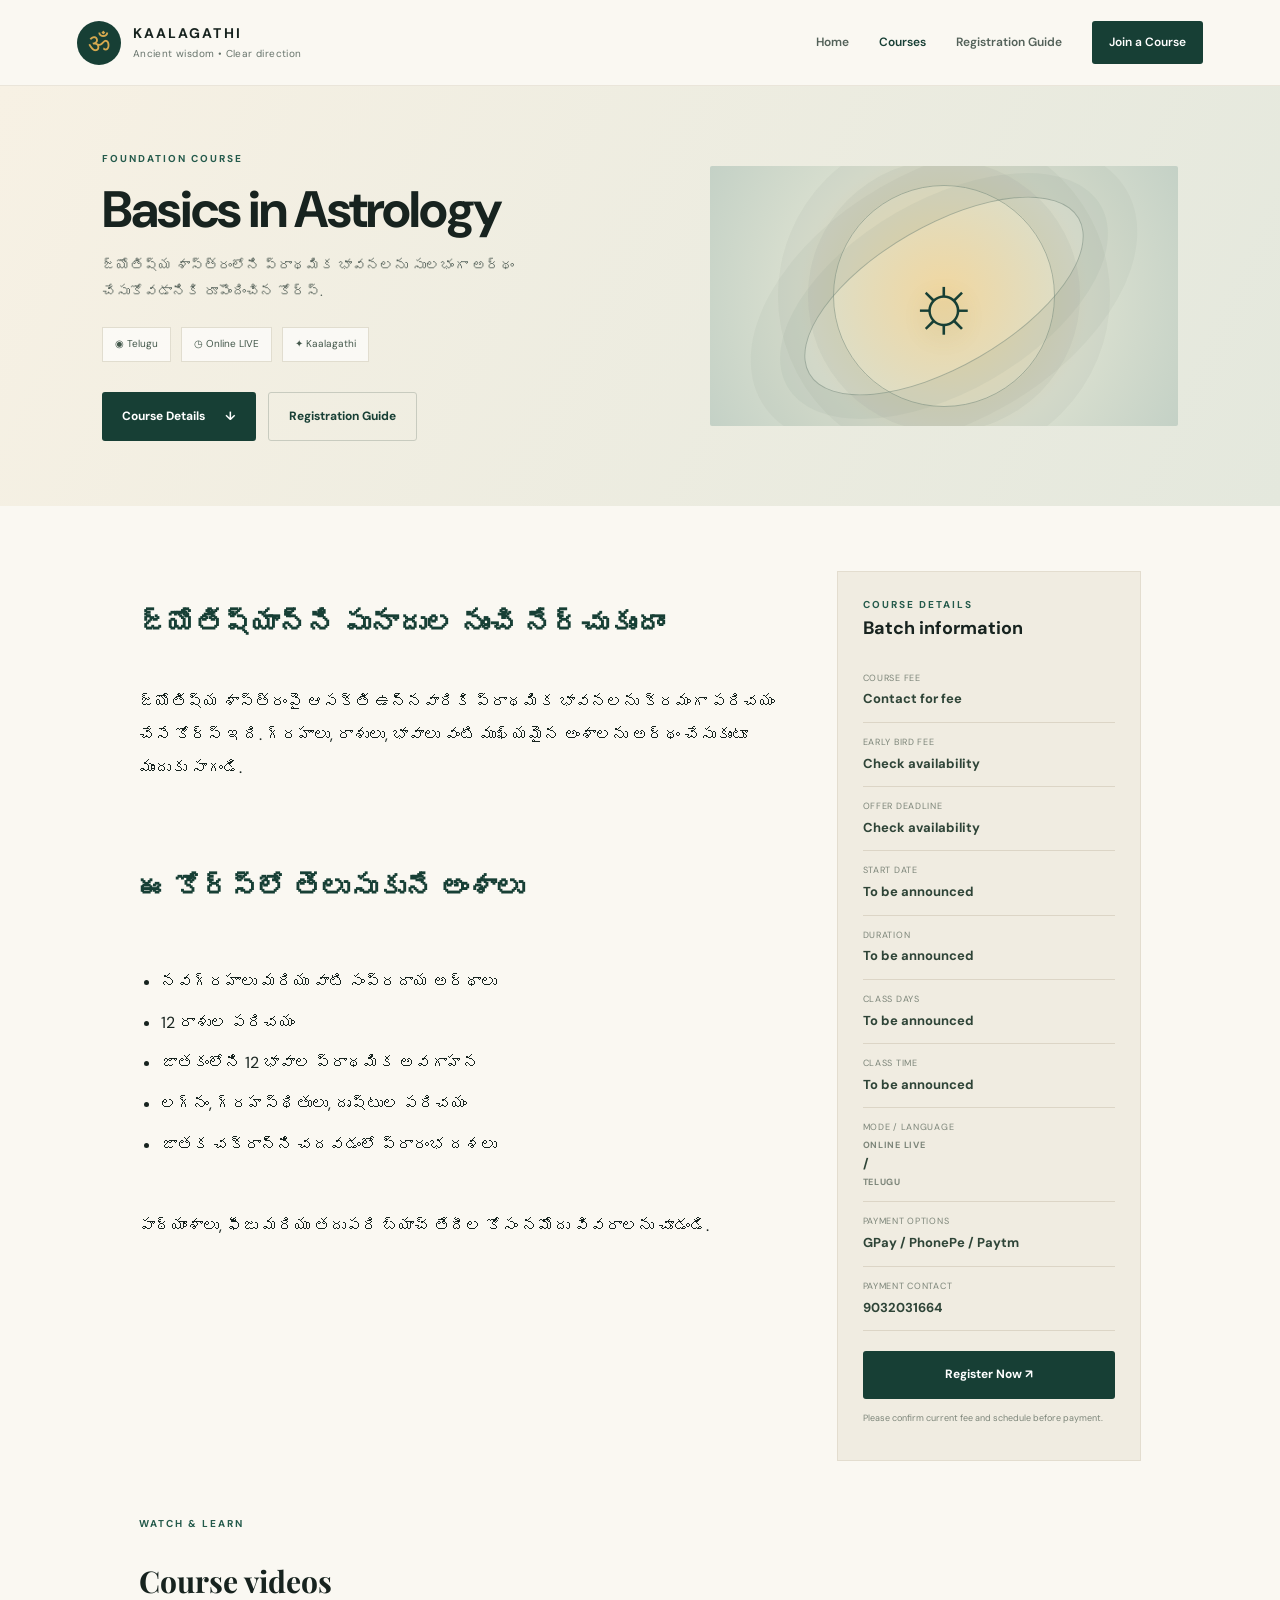
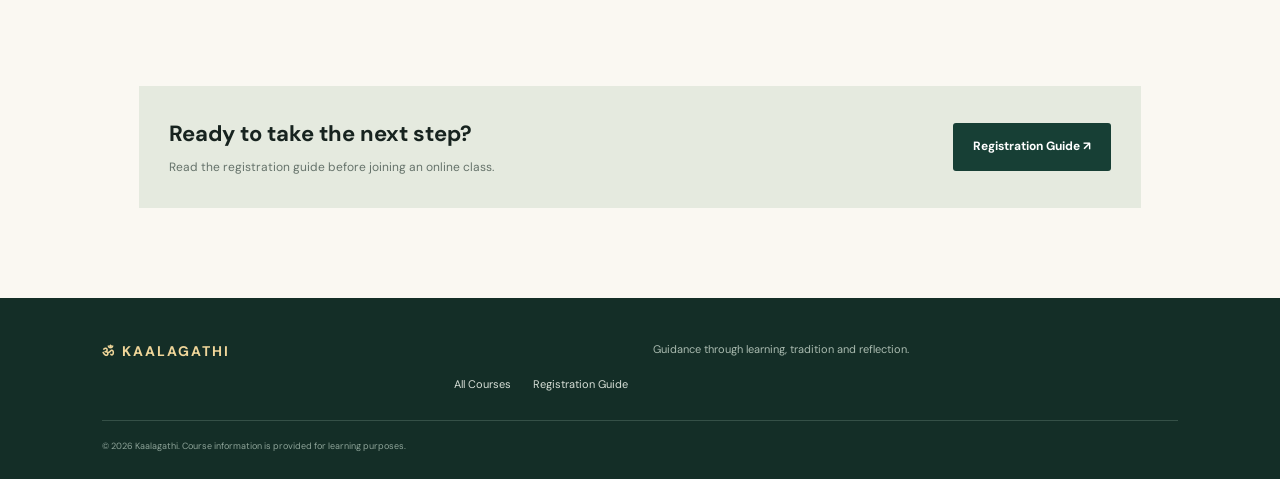
<file: courses/basics-astrology.html>
<!DOCTYPE html>
<html lang="en">
<head><meta charset="UTF-8"><meta name="viewport" content="width=device-width, initial-scale=1.0"><meta name="description" content="Basics in Astrology course by Kaalagathi in Telugu."><title>Basics in Astrology | Kaalagathi</title><link rel="stylesheet" href="../assets/style.css"><script src="../assets/site.js" defer></script></head>
<body data-page="course" data-course="basics-astrology">
<header class="site-header"><a class="brand" href="../index.html"><span class="brand-mark">ॐ</span><span><strong>KAALAGATHI</strong><small>Ancient wisdom • Clear direction</small></span></a><button class="menu-toggle" aria-label="Toggle navigation" aria-expanded="false">☰</button><nav class="nav"><a href="../index.html">Home</a><a class="active" href="../index.html#courses">Courses</a><a href="../registration.html">Registration Guide</a><a class="nav-cta" href="../registration.html">Join a Course</a></nav></header>
<main>
<section class="course-hero"><div><div class="section-kicker">FOUNDATION COURSE</div><h1>Basics in Astrology</h1><p class="hero-lead" data-course-intro>జ్యోతిష్య శాస్త్రాన్ని మొదటి నుంచి సులభంగా నేర్చుకోవాలనుకుంటున్నారా?</p><div class="course-meta"><span class="meta-chip">◉ Telugu</span><span class="meta-chip">◷ Online LIVE</span><span class="meta-chip">✦ Kaalagathi</span></div><div class="hero-actions"><a class="button button-primary" href="#course-details">Course Details <span>↓</span></a><a class="button button-ghost" href="../registration.html">Registration Guide</a></div></div><div class="course-hero-art"><span>☼</span></div></section>
<section class="course-content"><div class="course-content-grid"><article class="telugu-content"><h2>జ్యోతిష్యాన్ని పునాదుల నుంచి నేర్చుకుందాం</h2>
<p>జ్యోతిష్య శాస్త్రంపై ఆసక్తి ఉన్నవారికి ప్రాథమిక భావనలను క్రమంగా పరిచయం చేసే కోర్స్ ఇది. గ్రహాలు, రాశులు, భావాలు వంటి ముఖ్యమైన అంశాలను అర్థం చేసుకుంటూ ముందుకు సాగండి.</p>
<h2>ఈ కోర్స్‌లో తెలుసుకునే అంశాలు</h2>
<ul><li>నవగ్రహాలు మరియు వాటి సంప్రదాయ అర్థాలు</li><li>12 రాశుల పరిచయం</li><li>జాతకంలోని 12 భావాల ప్రాథమిక అవగాహన</li><li>లగ్నం, గ్రహస్థితులు, దృష్టుల పరిచయం</li><li>జాతక చక్రాన్ని చదవడంలో ప్రారంభ దశలు</li></ul>
<p>పాఠ్యాంశాలు, ఫీజు మరియు తదుపరి బ్యాచ్ తేదీల కోసం నమోదు వివరాలను చూడండి.</p></article>
<aside class="course-sidebar" id="course-details"><div class="section-kicker">COURSE DETAILS</div><h3>Batch information</h3>
<div class="detail-row"><span>Course fee</span><strong data-course-fee>Loading…</strong></div>
<div class="detail-row"><span>Early bird fee</span><strong data-course-early-fee>Check availability</strong></div>
<div class="detail-row"><span>Offer deadline</span><strong data-course-early-deadline>Check availability</strong></div>
<div class="detail-row"><span>Start date</span><strong data-course-start>Loading…</strong></div>
<div class="detail-row"><span>Duration</span><strong data-course-duration>Loading…</strong></div>
<div class="detail-row"><span>Class days</span><strong data-course-days>Loading…</strong></div>
<div class="detail-row"><span>Class time</span><strong data-course-time>Loading…</strong></div>
<div class="detail-row"><span>Mode / Language</span><strong><span data-course-mode>Online LIVE</span> / <span data-course-language>Telugu</span></strong></div>
<div class="detail-row"><span>Payment options</span><strong data-config="contact.payment">GPay / PhonePe / Paytm</strong></div>
<div class="detail-row"><span>Payment contact</span><strong data-config="contact.phone">Contact Guruji</strong></div>
<a class="button button-primary sidebar-cta" data-course-register-link href="../registration.html">Register Now ↗</a><p style="font-size:9px;color:#7c8579;margin-top:12px">Please confirm current fee and schedule before payment.</p></aside></div>
<section class="video-section"><div class="section-kicker">WATCH & LEARN</div><h2>Course videos</h2><div class="video-grid"><div><iframe class="video-frame" data-course-video-frame title="Basics in Astrology course introduction video" loading="lazy" allow="accelerometer; autoplay; clipboard-write; encrypted-media; gyroscope; picture-in-picture; web-share" referrerpolicy="strict-origin-when-cross-origin" allowfullscreen></iframe><p class="video-caption">Course introduction / పరిచయ వీడియో</p></div><div><iframe class="video-frame" data-course-video-frame-2 title="Basics in Astrology additional video" loading="lazy" allow="accelerometer; autoplay; clipboard-write; encrypted-media; gyroscope; picture-in-picture; web-share" referrerpolicy="strict-origin-when-cross-origin" allowfullscreen></iframe><p class="video-caption">More learning resources</p></div></div></section>
<div class="course-footer-cta"><div><h3>Ready to take the next step?</h3><p>Read the registration guide before joining an online class.</p></div><a class="button button-primary" href="../registration.html">Registration Guide ↗</a></div>
</section></main><footer class="site-footer"><a class="footer-brand" href="../index.html">ॐ KAALAGATHI</a><p>Guidance through learning, tradition and reflection.</p><div><a href="../index.html#courses">All Courses</a><a href="../registration.html">Registration Guide</a></div><small>© <span data-year></span> Kaalagathi. Course information is provided for learning purposes.</small></footer></body></html>
</file>
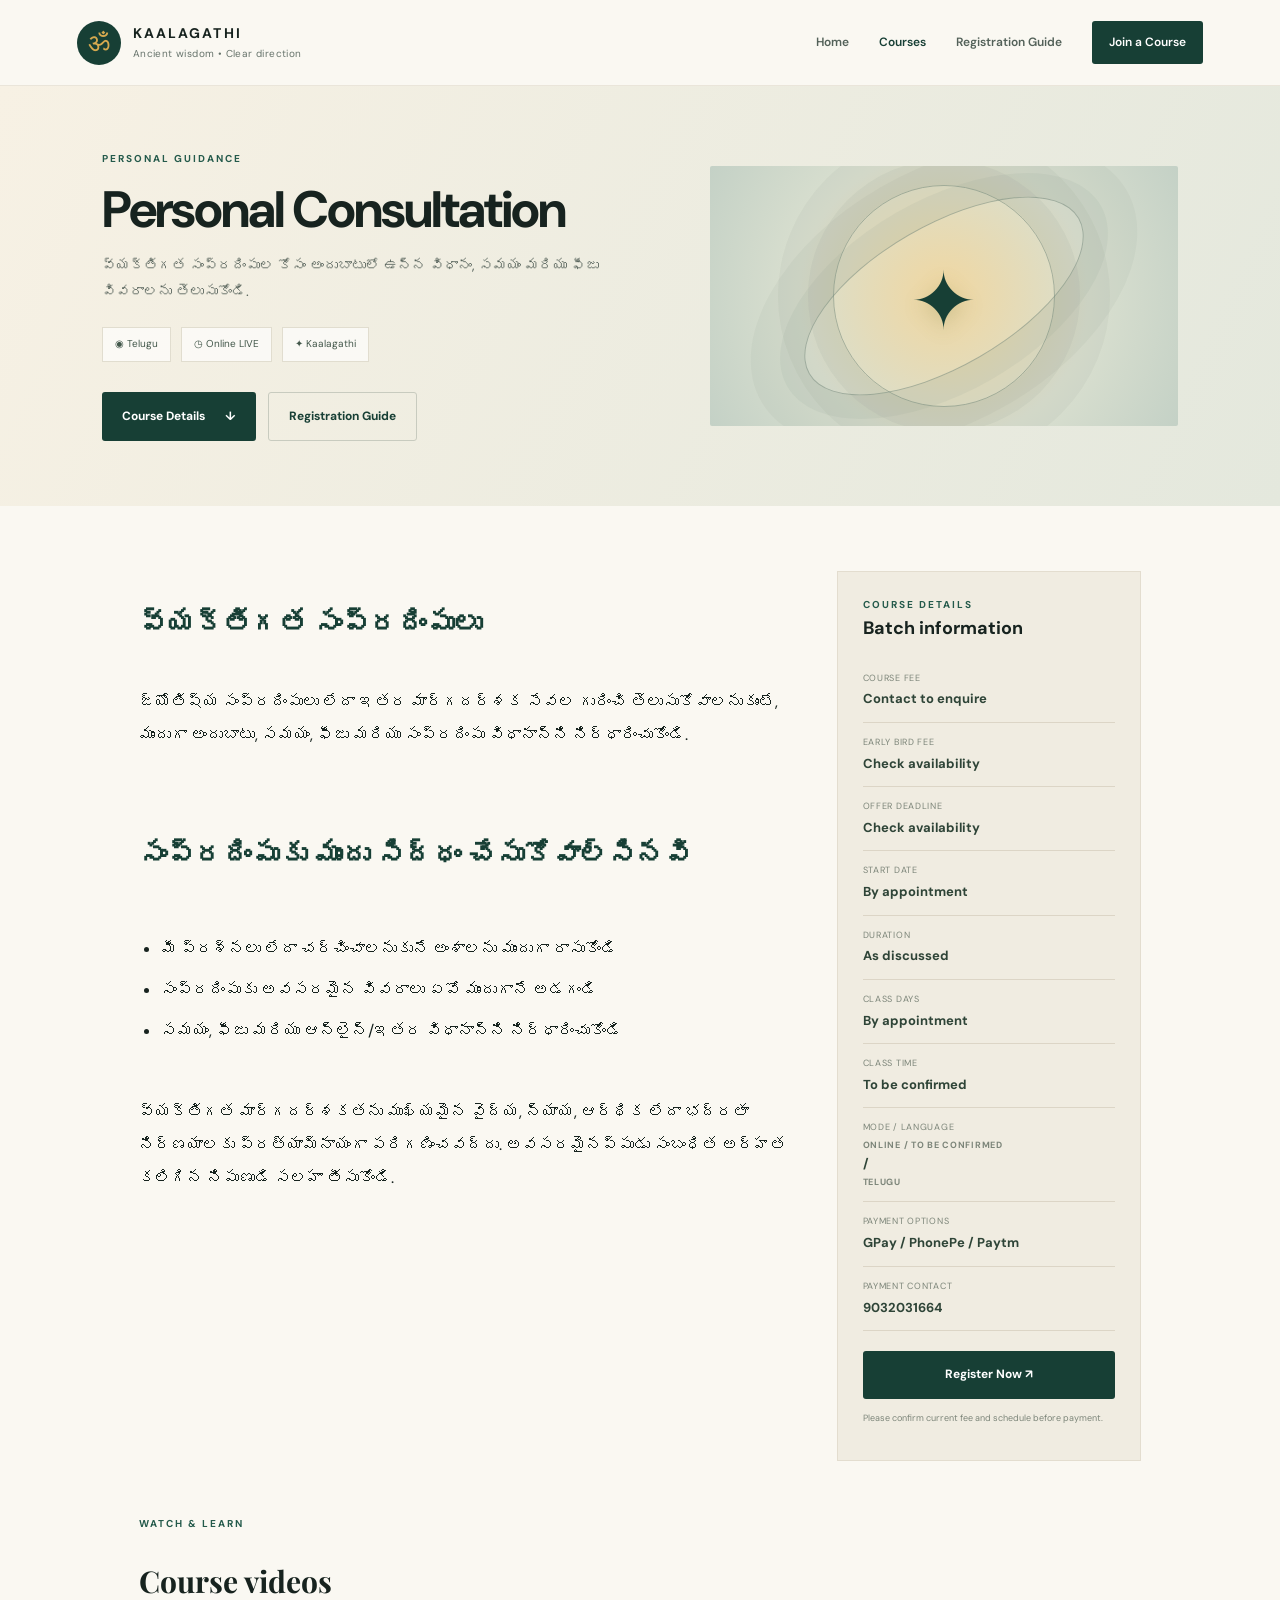
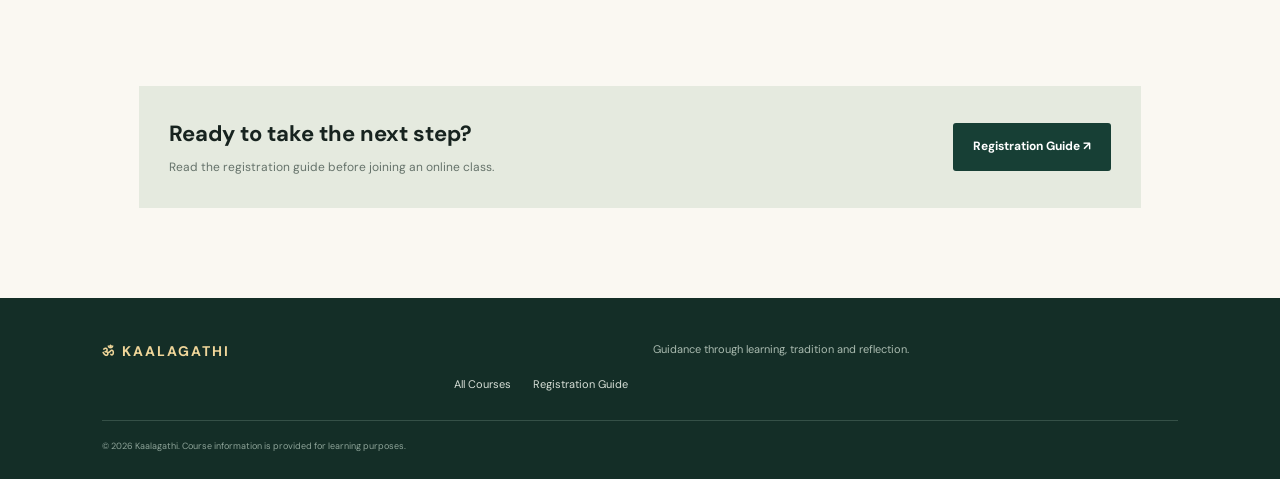
<file: courses/consultation.html>
<!DOCTYPE html>
<html lang="en">
<head><meta charset="UTF-8"><meta name="viewport" content="width=device-width, initial-scale=1.0"><meta name="description" content="Personal Consultation course by Kaalagathi in Telugu."><title>Personal Consultation | Kaalagathi</title><link rel="stylesheet" href="../assets/style.css"><script src="../assets/site.js" defer></script></head>
<body data-page="course" data-course="consultation">
<header class="site-header"><a class="brand" href="../index.html"><span class="brand-mark">ॐ</span><span><strong>KAALAGATHI</strong><small>Ancient wisdom • Clear direction</small></span></a><button class="menu-toggle" aria-label="Toggle navigation" aria-expanded="false">☰</button><nav class="nav"><a href="../index.html">Home</a><a class="active" href="../index.html#courses">Courses</a><a href="../registration.html">Registration Guide</a><a class="nav-cta" href="../registration.html">Join a Course</a></nav></header>
<main>
<section class="course-hero"><div><div class="section-kicker">PERSONAL GUIDANCE</div><h1>Personal Consultation</h1><p class="hero-lead" data-course-intro>వ్యక్తిగత సంప్రదింపుల కోసం విధానం మరియు అందుబాటును తెలుసుకోండి.</p><div class="course-meta"><span class="meta-chip">◉ Telugu</span><span class="meta-chip">◷ Online LIVE</span><span class="meta-chip">✦ Kaalagathi</span></div><div class="hero-actions"><a class="button button-primary" href="#course-details">Course Details <span>↓</span></a><a class="button button-ghost" href="../registration.html">Registration Guide</a></div></div><div class="course-hero-art"><span>✦</span></div></section>
<section class="course-content"><div class="course-content-grid"><article class="telugu-content"><h2>వ్యక్తిగత సంప్రదింపులు</h2>
<p>జ్యోతిష్య సంప్రదింపులు లేదా ఇతర మార్గదర్శక సేవల గురించి తెలుసుకోవాలనుకుంటే, ముందుగా అందుబాటు, సమయం, ఫీజు మరియు సంప్రదింపు విధానాన్ని నిర్ధారించుకోండి.</p>
<h2>సంప్రదింపుకు ముందు సిద్ధం చేసుకోవాల్సినవి</h2>
<ul><li>మీ ప్రశ్నలు లేదా చర్చించాలనుకునే అంశాలను ముందుగా రాసుకోండి</li><li>సంప్రదింపుకు అవసరమైన వివరాలు ఏవో ముందుగానే అడగండి</li><li>సమయం, ఫీజు మరియు ఆన్‌లైన్/ఇతర విధానాన్ని నిర్ధారించుకోండి</li></ul>
<p>వ్యక్తిగత మార్గదర్శకతను ముఖ్యమైన వైద్య, న్యాయ, ఆర్థిక లేదా భద్రతా నిర్ణయాలకు ప్రత్యామ్నాయంగా పరిగణించవద్దు. అవసరమైనప్పుడు సంబంధిత అర్హత కలిగిన నిపుణుడి సలహా తీసుకోండి.</p></article>
<aside class="course-sidebar" id="course-details"><div class="section-kicker">COURSE DETAILS</div><h3>Batch information</h3>
<div class="detail-row"><span>Course fee</span><strong data-course-fee>Loading…</strong></div>
<div class="detail-row"><span>Early bird fee</span><strong data-course-early-fee>Check availability</strong></div>
<div class="detail-row"><span>Offer deadline</span><strong data-course-early-deadline>Check availability</strong></div>
<div class="detail-row"><span>Start date</span><strong data-course-start>Loading…</strong></div>
<div class="detail-row"><span>Duration</span><strong data-course-duration>Loading…</strong></div>
<div class="detail-row"><span>Class days</span><strong data-course-days>Loading…</strong></div>
<div class="detail-row"><span>Class time</span><strong data-course-time>Loading…</strong></div>
<div class="detail-row"><span>Mode / Language</span><strong><span data-course-mode>Online LIVE</span> / <span data-course-language>Telugu</span></strong></div>
<div class="detail-row"><span>Payment options</span><strong data-config="contact.payment">GPay / PhonePe / Paytm</strong></div>
<div class="detail-row"><span>Payment contact</span><strong data-config="contact.phone">Contact Guruji</strong></div>
<a class="button button-primary sidebar-cta" data-course-register-link href="../registration.html">Register Now ↗</a><p style="font-size:9px;color:#7c8579;margin-top:12px">Please confirm current fee and schedule before payment.</p></aside></div>
<section class="video-section"><div class="section-kicker">WATCH & LEARN</div><h2>Course videos</h2><div class="video-grid"><div><iframe class="video-frame" data-course-video-frame title="Personal Consultation course introduction video" loading="lazy" allow="accelerometer; autoplay; clipboard-write; encrypted-media; gyroscope; picture-in-picture; web-share" referrerpolicy="strict-origin-when-cross-origin" allowfullscreen></iframe><p class="video-caption">Course introduction / పరిచయ వీడియో</p></div><div><iframe class="video-frame" data-course-video-frame-2 title="Personal Consultation additional video" loading="lazy" allow="accelerometer; autoplay; clipboard-write; encrypted-media; gyroscope; picture-in-picture; web-share" referrerpolicy="strict-origin-when-cross-origin" allowfullscreen></iframe><p class="video-caption">More learning resources</p></div></div></section>
<div class="course-footer-cta"><div><h3>Ready to take the next step?</h3><p>Read the registration guide before joining an online class.</p></div><a class="button button-primary" href="../registration.html">Registration Guide ↗</a></div>
</section></main><footer class="site-footer"><a class="footer-brand" href="../index.html">ॐ KAALAGATHI</a><p>Guidance through learning, tradition and reflection.</p><div><a href="../index.html#courses">All Courses</a><a href="../registration.html">Registration Guide</a></div><small>© <span data-year></span> Kaalagathi. Course information is provided for learning purposes.</small></footer></body></html>
</file>
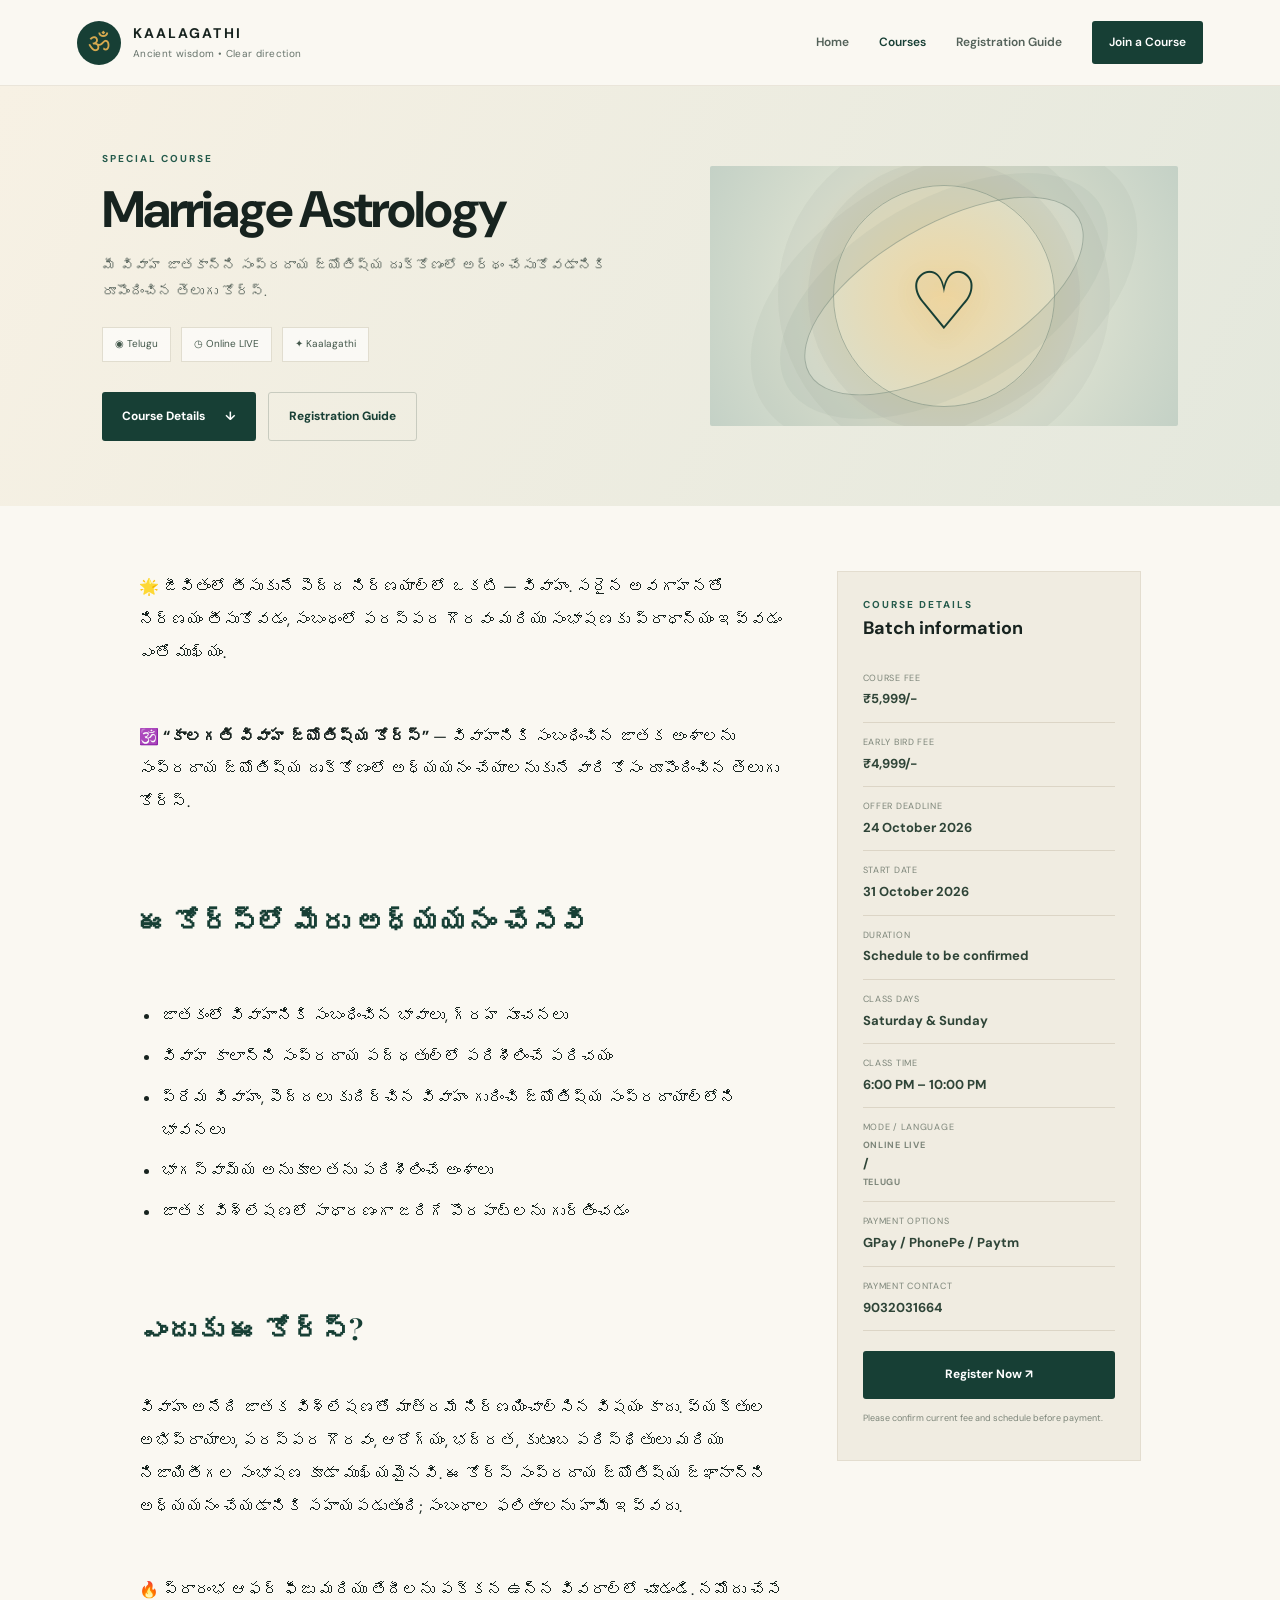
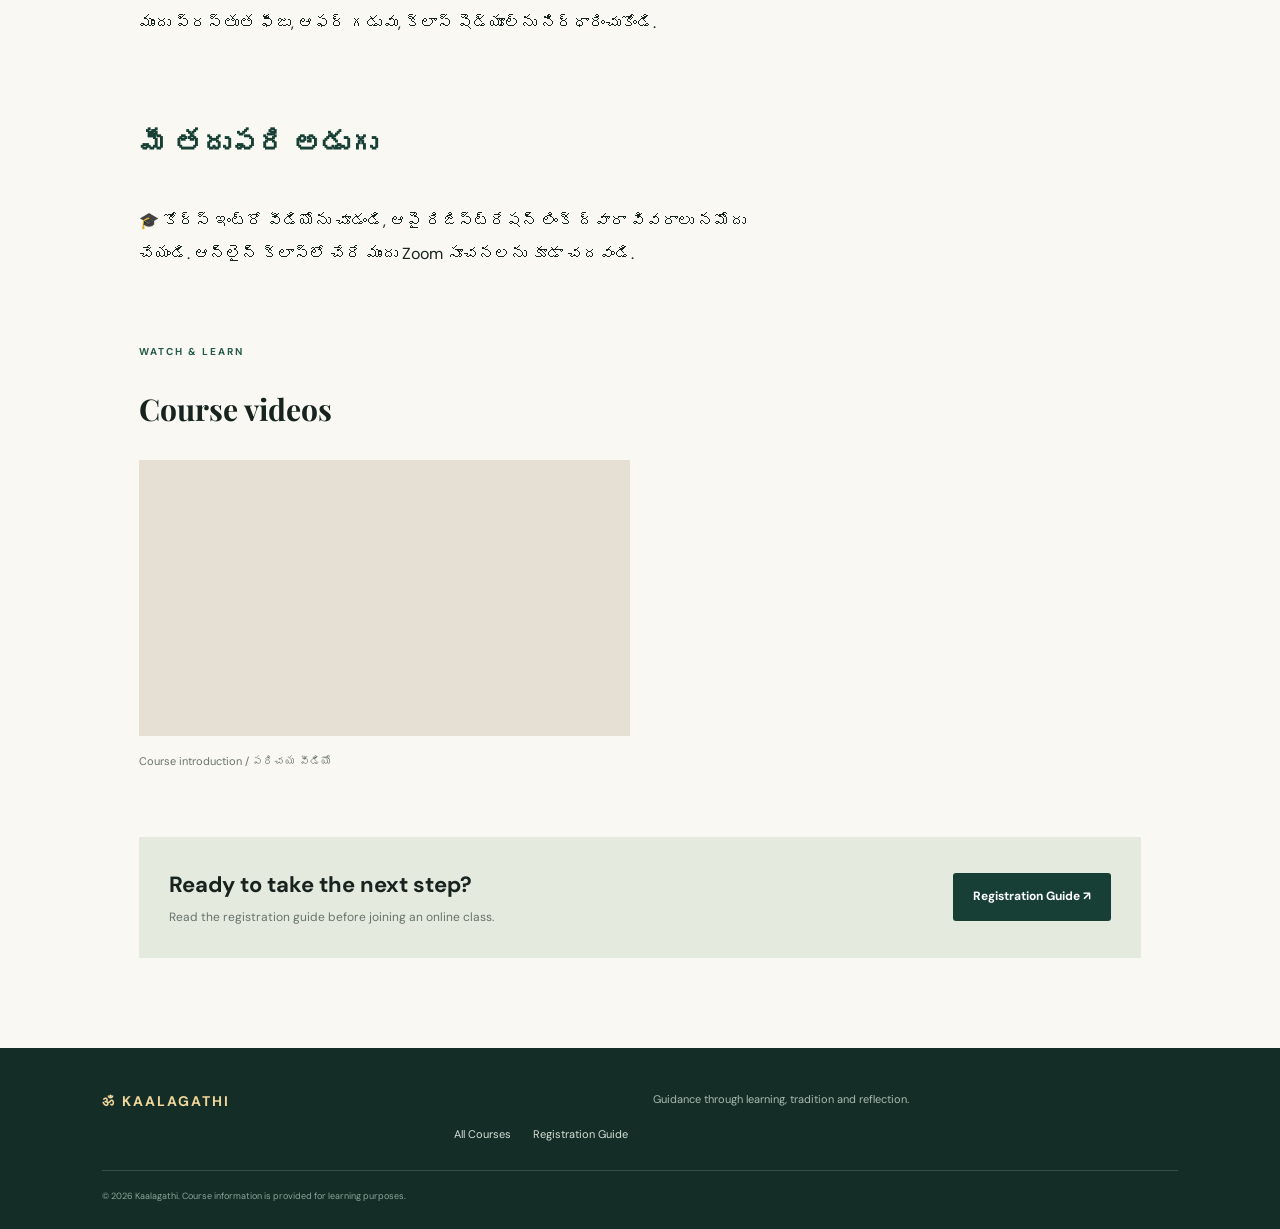
<file: courses/marriage-astrology.html>
<!DOCTYPE html>
<html lang="en">
<head><meta charset="UTF-8"><meta name="viewport" content="width=device-width, initial-scale=1.0"><meta name="description" content="Marriage Astrology course by Kaalagathi in Telugu."><title>Marriage Astrology | Kaalagathi</title><link rel="stylesheet" href="../assets/style.css"><script src="../assets/site.js" defer></script></head>
<body data-page="course" data-course="marriage-astrology">
<header class="site-header"><a class="brand" href="../index.html"><span class="brand-mark">ॐ</span><span><strong>KAALAGATHI</strong><small>Ancient wisdom • Clear direction</small></span></a><button class="menu-toggle" aria-label="Toggle navigation" aria-expanded="false">☰</button><nav class="nav"><a href="../index.html">Home</a><a class="active" href="../index.html#courses">Courses</a><a href="../registration.html">Registration Guide</a><a class="nav-cta" href="../registration.html">Join a Course</a></nav></header>
<main>
<section class="course-hero"><div><div class="section-kicker">SPECIAL COURSE</div><h1>Marriage Astrology</h1><p class="hero-lead" data-course-intro>జీవితంలో ముఖ్యమైన నిర్ణయాన్ని మరింత అవగాహనతో పరిశీలించండి.</p><div class="course-meta"><span class="meta-chip">◉ Telugu</span><span class="meta-chip">◷ Online LIVE</span><span class="meta-chip">✦ Kaalagathi</span></div><div class="hero-actions"><a class="button button-primary" href="#course-details">Course Details <span>↓</span></a><a class="button button-ghost" href="../registration.html">Registration Guide</a></div></div><div class="course-hero-art"><span>♡</span></div></section>
<section class="course-content"><div class="course-content-grid"><article class="telugu-content"><p>🌟 జీవితంలో తీసుకునే పెద్ద నిర్ణయాల్లో ఒకటి — వివాహం. సరైన అవగాహనతో నిర్ణయం తీసుకోవడం, సంబంధంలో పరస్పర గౌరవం మరియు సంభాషణకు ప్రాధాన్యం ఇవ్వడం ఎంతో ముఖ్యం.</p>
<p>🕉️ <strong>“కాలగతి వివాహ జ్యోతిష్య కోర్స్”</strong> — వివాహానికి సంబంధించిన జాతక అంశాలను సంప్రదాయ జ్యోతిష్య దృక్కోణంలో అధ్యయనం చేయాలనుకునే వారి కోసం రూపొందించిన తెలుగు కోర్స్.</p>
<h2>ఈ కోర్స్‌లో మీరు అధ్యయనం చేసేవి</h2>
<ul><li>జాతకంలో వివాహానికి సంబంధించిన భావాలు, గ్రహ సూచనలు</li><li>వివాహ కాలాన్ని సంప్రదాయ పద్ధతుల్లో పరిశీలించే పరిచయం</li><li>ప్రేమ వివాహం, పెద్దలు కుదిర్చిన వివాహం గురించి జ్యోతిష్య సంప్రదాయాల్లోని భావనలు</li><li>భాగస్వామ్య అనుకూలతను పరిశీలించే అంశాలు</li><li>జాతక విశ్లేషణలో సాధారణంగా జరిగే పొరపాట్లను గుర్తించడం</li></ul>
<h2>ఎందుకు ఈ కోర్స్?</h2>
<p>వివాహం అనేది జాతక విశ్లేషణతో మాత్రమే నిర్ణయించాల్సిన విషయం కాదు. వ్యక్తుల అభిప్రాయాలు, పరస్పర గౌరవం, ఆరోగ్యం, భద్రత, కుటుంబ పరిస్థితులు మరియు నిజాయితీగల సంభాషణ కూడా ముఖ్యమైనవి. ఈ కోర్స్ సంప్రదాయ జ్యోతిష్య జ్ఞానాన్ని అధ్యయనం చేయడానికి సహాయపడుతుంది; సంబంధాల ఫలితాలను హామీ ఇవ్వదు.</p>
<p>🔥 ప్రారంభ ఆఫర్ ఫీజు మరియు తేదీలను పక్కన ఉన్న వివరాల్లో చూడండి. నమోదు చేసే ముందు ప్రస్తుత ఫీజు, ఆఫర్ గడువు, క్లాస్ షెడ్యూల్‌ను నిర్ధారించుకోండి.</p>
<h2>మీ తదుపరి అడుగు</h2>
<p>🎓 కోర్స్ ఇంట్రో వీడియోను చూడండి, ఆపై రిజిస్ట్రేషన్ లింక్ ద్వారా వివరాలు నమోదు చేయండి. ఆన్‌లైన్ క్లాస్‌లో చేరే ముందు Zoom సూచనలను కూడా చదవండి.</p></article>
<aside class="course-sidebar" id="course-details"><div class="section-kicker">COURSE DETAILS</div><h3>Batch information</h3>
<div class="detail-row"><span>Course fee</span><strong data-course-fee>Loading…</strong></div>
<div class="detail-row"><span>Early bird fee</span><strong data-course-early-fee>Check availability</strong></div>
<div class="detail-row"><span>Offer deadline</span><strong data-course-early-deadline>Check availability</strong></div>
<div class="detail-row"><span>Start date</span><strong data-course-start>Loading…</strong></div>
<div class="detail-row"><span>Duration</span><strong data-course-duration>Loading…</strong></div>
<div class="detail-row"><span>Class days</span><strong data-course-days>Loading…</strong></div>
<div class="detail-row"><span>Class time</span><strong data-course-time>Loading…</strong></div>
<div class="detail-row"><span>Mode / Language</span><strong><span data-course-mode>Online LIVE</span> / <span data-course-language>Telugu</span></strong></div>
<div class="detail-row"><span>Payment options</span><strong data-config="contact.payment">GPay / PhonePe / Paytm</strong></div>
<div class="detail-row"><span>Payment contact</span><strong data-config="contact.phone">Contact Guruji</strong></div>
<a class="button button-primary sidebar-cta" data-course-register-link href="../registration.html">Register Now ↗</a><p style="font-size:9px;color:#7c8579;margin-top:12px">Please confirm current fee and schedule before payment.</p></aside></div>
<section class="video-section"><div class="section-kicker">WATCH & LEARN</div><h2>Course videos</h2><div class="video-grid"><div><iframe class="video-frame" data-course-video-frame title="Marriage Astrology course introduction video" loading="lazy" allow="accelerometer; autoplay; clipboard-write; encrypted-media; gyroscope; picture-in-picture; web-share" referrerpolicy="strict-origin-when-cross-origin" allowfullscreen></iframe><p class="video-caption">Course introduction / పరిచయ వీడియో</p></div><div><iframe class="video-frame" data-course-video-frame-2 title="Marriage Astrology additional video" loading="lazy" allow="accelerometer; autoplay; clipboard-write; encrypted-media; gyroscope; picture-in-picture; web-share" referrerpolicy="strict-origin-when-cross-origin" allowfullscreen></iframe><p class="video-caption">More learning resources</p></div></div></section>
<div class="course-footer-cta"><div><h3>Ready to take the next step?</h3><p>Read the registration guide before joining an online class.</p></div><a class="button button-primary" href="../registration.html">Registration Guide ↗</a></div>
</section></main><footer class="site-footer"><a class="footer-brand" href="../index.html">ॐ KAALAGATHI</a><p>Guidance through learning, tradition and reflection.</p><div><a href="../index.html#courses">All Courses</a><a href="../registration.html">Registration Guide</a></div><small>© <span data-year></span> Kaalagathi. Course information is provided for learning purposes.</small></footer></body></html>
</file>
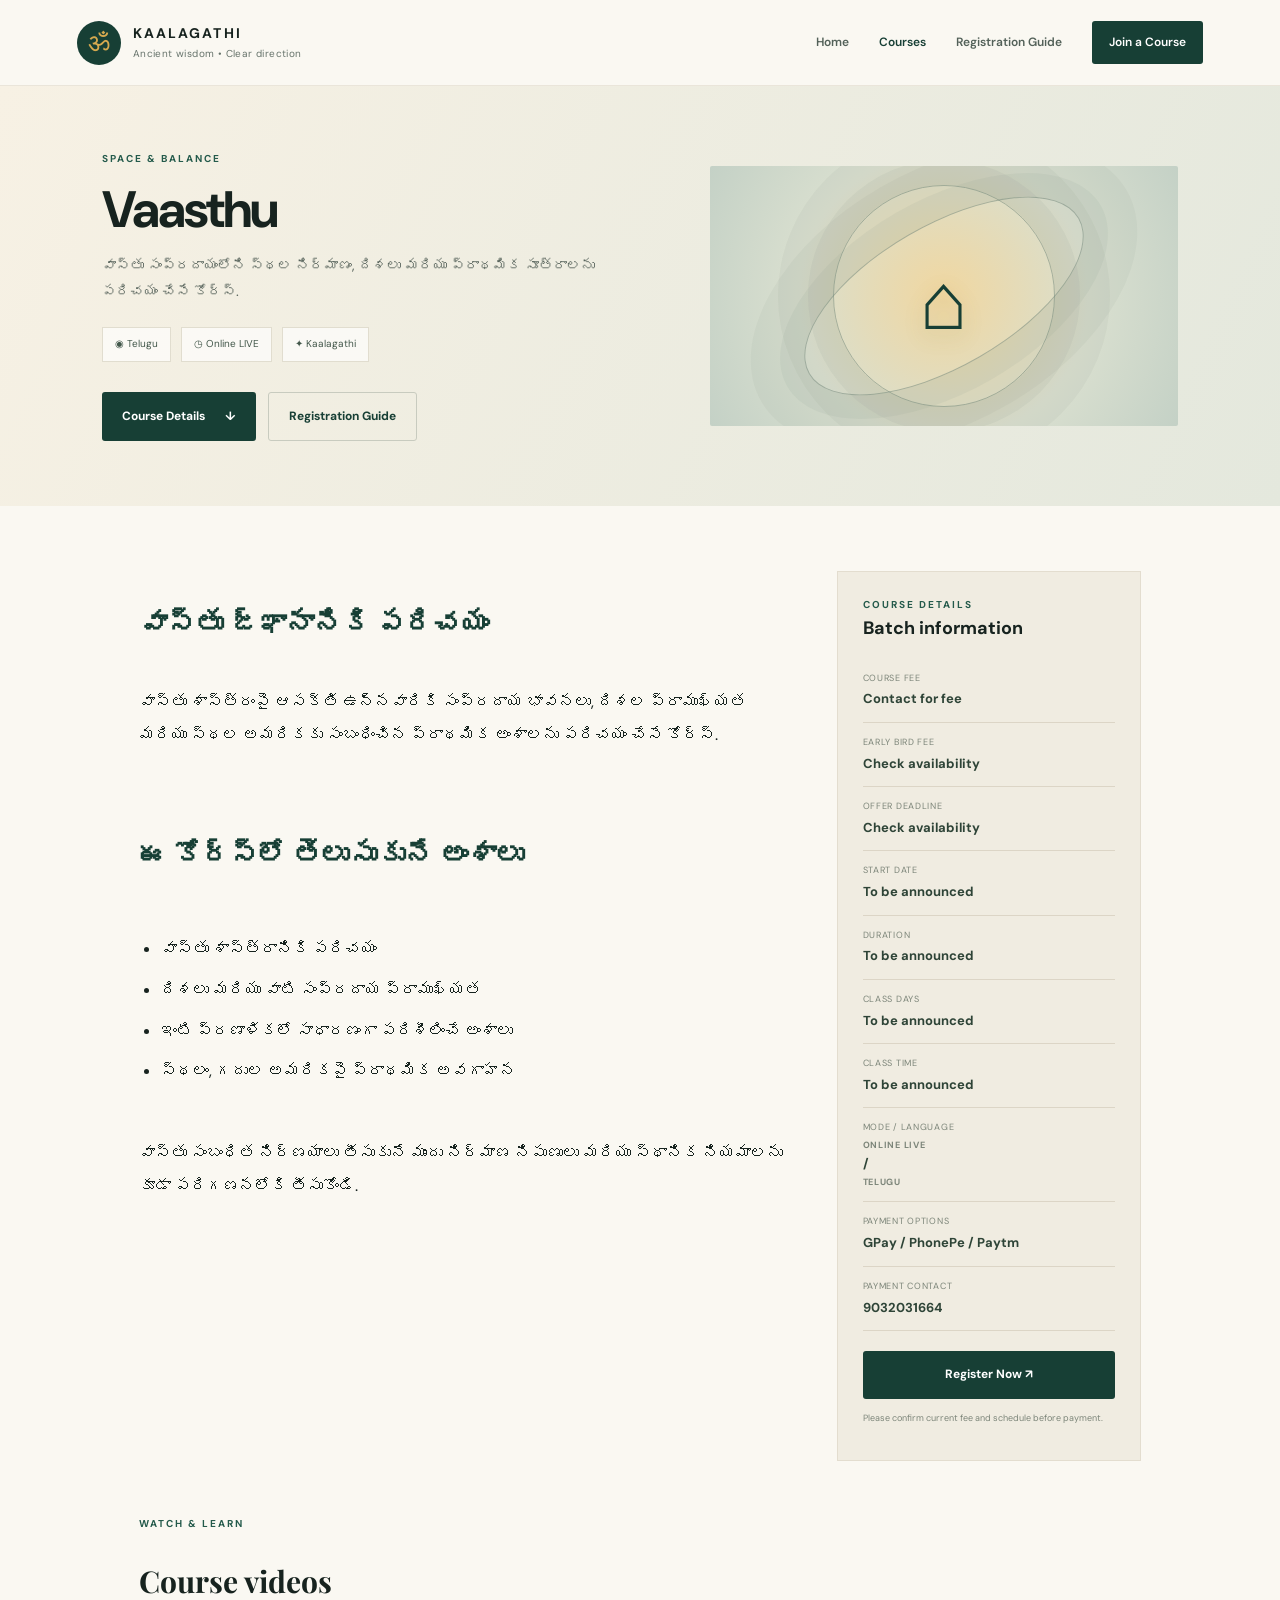
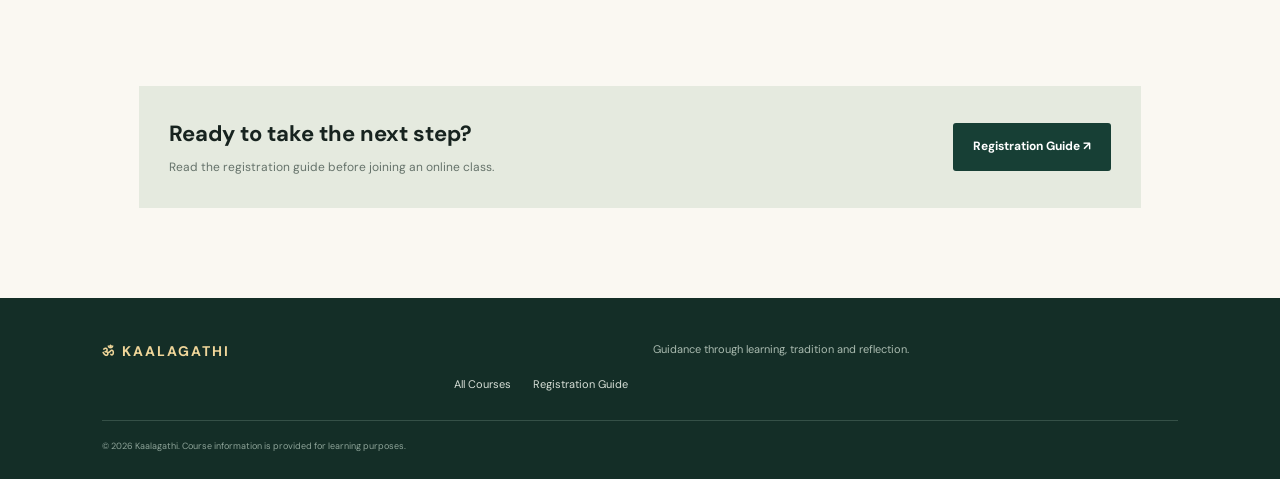
<file: courses/vaasthu.html>
<!DOCTYPE html>
<html lang="en">
<head><meta charset="UTF-8"><meta name="viewport" content="width=device-width, initial-scale=1.0"><meta name="description" content="Vaasthu course by Kaalagathi in Telugu."><title>Vaasthu | Kaalagathi</title><link rel="stylesheet" href="../assets/style.css"><script src="../assets/site.js" defer></script></head>
<body data-page="course" data-course="vaasthu">
<header class="site-header"><a class="brand" href="../index.html"><span class="brand-mark">ॐ</span><span><strong>KAALAGATHI</strong><small>Ancient wisdom • Clear direction</small></span></a><button class="menu-toggle" aria-label="Toggle navigation" aria-expanded="false">☰</button><nav class="nav"><a href="../index.html">Home</a><a class="active" href="../index.html#courses">Courses</a><a href="../registration.html">Registration Guide</a><a class="nav-cta" href="../registration.html">Join a Course</a></nav></header>
<main>
<section class="course-hero"><div><div class="section-kicker">SPACE & BALANCE</div><h1>Vaasthu</h1><p class="hero-lead" data-course-intro>వాస్తు సంప్రదాయంలోని దిశలు, స్థల వినియోగం మరియు సూత్రాలను తెలుసుకోండి.</p><div class="course-meta"><span class="meta-chip">◉ Telugu</span><span class="meta-chip">◷ Online LIVE</span><span class="meta-chip">✦ Kaalagathi</span></div><div class="hero-actions"><a class="button button-primary" href="#course-details">Course Details <span>↓</span></a><a class="button button-ghost" href="../registration.html">Registration Guide</a></div></div><div class="course-hero-art"><span>⌂</span></div></section>
<section class="course-content"><div class="course-content-grid"><article class="telugu-content"><h2>వాస్తు జ్ఞానానికి పరిచయం</h2>
<p>వాస్తు శాస్త్రంపై ఆసక్తి ఉన్నవారికి సంప్రదాయ భావనలు, దిశల ప్రాముఖ్యత మరియు స్థల అమరికకు సంబంధించిన ప్రాథమిక అంశాలను పరిచయం చేసే కోర్స్.</p>
<h2>ఈ కోర్స్‌లో తెలుసుకునే అంశాలు</h2>
<ul><li>వాస్తు శాస్త్రానికి పరిచయం</li><li>దిశలు మరియు వాటి సంప్రదాయ ప్రాముఖ్యత</li><li>ఇంటి ప్రణాళికలో సాధారణంగా పరిశీలించే అంశాలు</li><li>స్థలం, గదుల అమరికపై ప్రాథమిక అవగాహన</li></ul>
<p>వాస్తు సంబంధిత నిర్ణయాలు తీసుకునే ముందు నిర్మాణ నిపుణులు మరియు స్థానిక నియమాలను కూడా పరిగణనలోకి తీసుకోండి.</p></article>
<aside class="course-sidebar" id="course-details"><div class="section-kicker">COURSE DETAILS</div><h3>Batch information</h3>
<div class="detail-row"><span>Course fee</span><strong data-course-fee>Loading…</strong></div>
<div class="detail-row"><span>Early bird fee</span><strong data-course-early-fee>Check availability</strong></div>
<div class="detail-row"><span>Offer deadline</span><strong data-course-early-deadline>Check availability</strong></div>
<div class="detail-row"><span>Start date</span><strong data-course-start>Loading…</strong></div>
<div class="detail-row"><span>Duration</span><strong data-course-duration>Loading…</strong></div>
<div class="detail-row"><span>Class days</span><strong data-course-days>Loading…</strong></div>
<div class="detail-row"><span>Class time</span><strong data-course-time>Loading…</strong></div>
<div class="detail-row"><span>Mode / Language</span><strong><span data-course-mode>Online LIVE</span> / <span data-course-language>Telugu</span></strong></div>
<div class="detail-row"><span>Payment options</span><strong data-config="contact.payment">GPay / PhonePe / Paytm</strong></div>
<div class="detail-row"><span>Payment contact</span><strong data-config="contact.phone">Contact Guruji</strong></div>
<a class="button button-primary sidebar-cta" data-course-register-link href="../registration.html">Register Now ↗</a><p style="font-size:9px;color:#7c8579;margin-top:12px">Please confirm current fee and schedule before payment.</p></aside></div>
<section class="video-section"><div class="section-kicker">WATCH & LEARN</div><h2>Course videos</h2><div class="video-grid"><div><iframe class="video-frame" data-course-video-frame title="Vaasthu course introduction video" loading="lazy" allow="accelerometer; autoplay; clipboard-write; encrypted-media; gyroscope; picture-in-picture; web-share" referrerpolicy="strict-origin-when-cross-origin" allowfullscreen></iframe><p class="video-caption">Course introduction / పరిచయ వీడియో</p></div><div><iframe class="video-frame" data-course-video-frame-2 title="Vaasthu additional video" loading="lazy" allow="accelerometer; autoplay; clipboard-write; encrypted-media; gyroscope; picture-in-picture; web-share" referrerpolicy="strict-origin-when-cross-origin" allowfullscreen></iframe><p class="video-caption">More learning resources</p></div></div></section>
<div class="course-footer-cta"><div><h3>Ready to take the next step?</h3><p>Read the registration guide before joining an online class.</p></div><a class="button button-primary" href="../registration.html">Registration Guide ↗</a></div>
</section></main><footer class="site-footer"><a class="footer-brand" href="../index.html">ॐ KAALAGATHI</a><p>Guidance through learning, tradition and reflection.</p><div><a href="../index.html#courses">All Courses</a><a href="../registration.html">Registration Guide</a></div><small>© <span data-year></span> Kaalagathi. Course information is provided for learning purposes.</small></footer></body></html>
</file>
<file: assets/style.css>
@import url('https://fonts.googleapis.com/css2?family=DM+Sans:wght@400;500;600;700&family=Playfair+Display:ital,wght@0,500;0,600;0,700;1,500;1,600&display=swap');
:root{--ink:#17231f;--muted:#66736b;--paper:#faf8f2;--white:#fffdf8;--green:#173f35;--green2:#245a4b;--gold:#d6a94f;--line:#e7e1d5;--rose:#a95455;--shadow:0 18px 45px rgba(29,47,38,.08)}
*{box-sizing:border-box}html{scroll-behavior:smooth}body{margin:0;background:var(--paper);color:var(--ink);font-family:'DM Sans',sans-serif;line-height:1.65}a{color:inherit;text-decoration:none}button{font:inherit}.site-header{height:86px;padding:0 clamp(22px,6vw,92px);display:flex;align-items:center;justify-content:space-between;background:rgba(250,248,242,.94);border-bottom:1px solid rgba(231,225,213,.8);position:sticky;top:0;z-index:20;backdrop-filter:blur(14px)}.brand{display:flex;gap:12px;align-items:center}.brand-mark{width:44px;height:44px;display:grid;place-items:center;border-radius:50%;background:var(--green);color:var(--gold);font-size:26px}.brand strong{display:block;letter-spacing:.15em;font-size:14px}.brand small{display:block;font-size:10px;letter-spacing:.04em;color:var(--muted);margin-top:1px}.nav{display:flex;align-items:center;gap:30px;font-size:12px;font-weight:600;color:#536159}.nav a:hover,.nav a.active{color:var(--green)}.nav-cta{padding:12px 17px;background:var(--green);color:white!important;border-radius:3px}.menu-toggle{display:none;border:0;background:transparent;font-size:25px;color:var(--green)}
.hero{position:relative;min-height:600px;padding:82px clamp(22px,8vw,125px) 0;display:grid;grid-template-columns:1fr .92fr;align-items:center;gap:30px;overflow:hidden;background:radial-gradient(ellipse at 75% 40%,#e9e3d0 0,transparent 40%),linear-gradient(120deg,#fbf9f3,#f3efe4)}.hero:before{content:"";position:absolute;inset:0;background-image:radial-gradient(#b7a36b 0.7px,transparent .7px);background-size:28px 28px;opacity:.16;pointer-events:none}.hero-copy{position:relative;z-index:2;padding-bottom:50px}.eyebrow,.section-kicker{font-size:10px;letter-spacing:.2em;font-weight:700;color:var(--green2)}.eyebrow{display:flex;align-items:center;gap:10px}.eyebrow-dot{width:7px;height:7px;background:var(--gold);border-radius:50%;box-shadow:0 0 0 5px #d6a94f25}.hero h1{font-size:clamp(38px,4.6vw,64px);line-height:1.1;letter-spacing:-.04em;font-weight:600;margin:23px 0}.hero h1 em,h2 em{font-family:'Playfair Display',serif;font-weight:500;color:var(--green2)}.hero-lead{max-width:510px;color:#58645c;font-size:15px;line-height:1.9}.hero-actions{display:flex;gap:12px;flex-wrap:wrap;margin-top:30px}.button{display:inline-flex;gap:20px;align-items:center;justify-content:center;padding:14px 20px;font-size:12px;font-weight:700;border-radius:3px;transition:transform .2s,background .2s}.button:hover{transform:translateY(-2px)}.button-primary{background:var(--green);color:white}.button-primary:hover{background:var(--green2)}.button-ghost{border:1px solid #c8cbbf;color:var(--green)}.hero-note{display:flex;align-items:center;gap:10px;margin-top:35px;color:#68736b;font-size:10px}.note-icon{color:var(--gold);font-size:20px}.cosmos-scene{position:relative;width:min(100%,520px);aspect-ratio:1/1;justify-self:center;display:grid;place-items:center;isolation:isolate}.cosmos-glow{position:absolute;width:72%;height:72%;border-radius:50%;background:radial-gradient(circle,#f4d99c 0,#f2dca5 19%,#e6d6b0 35%,#d6c7aa 50%,transparent 70%);filter:blur(4px);opacity:.8}.sun{width:29%;aspect-ratio:1;position:absolute;display:grid;place-items:center;border-radius:50%;background:radial-gradient(circle at 32% 27%,#fff2c4,#e9b957 46%,#bd7c31 78%,#7b4e28);box-shadow:0 0 35px #d4a54d88, inset -12px -12px 20px #8e5a324d;color:#fff6d6;font-size:42px;z-index:4}.orbit{position:absolute;border:1px solid #8e8a7480;border-radius:50%;transform:rotate(-26deg)}.orbit-one{width:54%;height:31%;animation:orbitSpin 18s linear infinite}.orbit-two{width:83%;height:48%;transform:rotate(39deg);animation:orbitSpin 27s linear infinite reverse}.orbit-three{width:105%;height:64%;transform:rotate(-51deg);animation:orbitSpin 36s linear infinite}.planet{position:absolute;border-radius:50%;display:block}.planet-blue{width:28px;height:28px;top:6%;left:19%;background:radial-gradient(circle at 30% 28%,#b3d7dc,#477e8a 48%,#1b4654 80%);box-shadow:0 0 15px #669ca655}.planet-gold{width:37px;height:37px;right:10%;top:17%;background:radial-gradient(circle at 30% 30%,#ffe5a0,#c68a43 55%,#76442b);box-shadow:0 0 20px #b88a4e66}.planet-purple{width:19px;height:19px;bottom:8%;left:22%;background:radial-gradient(circle at 30% 25%,#d7b8d7,#86618d 55%,#493a67)}.star{position:absolute;color:#c39848}.star-a{top:15%;right:18%;font-size:22px}.star-b{left:11%;top:33%;font-size:28px}.star-c{right:12%;bottom:25%;font-size:20px}.star-d{left:28%;bottom:13%;font-size:32px}.scene-label{position:absolute;font-size:8px;letter-spacing:.19em;color:#777664}.label-top{top:7%;left:27%}.label-bottom{bottom:5%;right:7%}.hero-bottom-line{grid-column:1/-1;position:relative;display:flex;justify-content:space-between;border-top:1px solid #dcd5c6;padding:17px 0;color:#899087;font-size:8px;letter-spacing:.14em}.section-wrap{padding-left:clamp(22px,8vw,125px);padding-right:clamp(22px,8vw,125px)}.intro{padding-top:105px;padding-bottom:100px}.intro-grid{display:grid;grid-template-columns:1fr 1fr;gap:9%;align-items:start;margin-top:22px}.intro h2,.section-heading h2,.register-banner h2{font-size:clamp(30px,3.4vw,44px);line-height:1.2;letter-spacing:-.03em;margin:0}.body-large{font-size:18px;color:#33443a;margin-top:0}.intro-grid p:not(.body-large){font-size:13px;color:var(--muted);line-height:1.9}.text-link{display:inline-block;margin-top:10px;color:var(--green2);font-size:12px;font-weight:700;border-bottom:1px solid var(--gold);padding-bottom:4px}.courses-section{padding-top:70px;padding-bottom:100px;background:#f1eee5}.section-heading{display:flex;align-items:end;justify-content:space-between;gap:30px;margin-bottom:35px}.section-heading h2{margin-top:10px}.section-heading>p{max-width:330px;font-size:12px;color:var(--muted);margin:0 0 5px}.course-grid{display:grid;grid-template-columns:repeat(3,minmax(0,1fr));gap:20px}.course-card{background:var(--white);border:1px solid #e7e0d4;transition:transform .25s,box-shadow .25s;min-width:0}.course-card:hover{transform:translateY(-5px);box-shadow:var(--shadow)}.course-art{height:150px;display:grid;place-items:center;font-size:63px;position:relative;overflow:hidden}.course-art:before,.course-art:after{content:"";position:absolute;border:1px solid currentColor;border-radius:50%;width:145px;height:145px;opacity:.22}.course-art:after{width:190px;height:190px}.course-art{isolation:isolate}.art-astro{background:#d9e1d5;color:#365b4b}.art-advanced{background:#d9d5e5;color:#564c79}.art-vaasthu{background:#ead8bb;color:#8b6037}.art-marriage{background:#f0d8d1;color:#a45153}.art-ayurveda{background:#d8e4d5;color:#557449}.art-consult{background:#d6e1e4;color:#466b75}.course-art{font-family:'Playfair Display',serif}.course-card-body{padding:23px 23px 20px}.course-tag{font-size:8px;letter-spacing:.16em;font-weight:700;color:#8a8d7c}.course-card h3{font-size:19px;margin:9px 0 8px;letter-spacing:-.02em}.course-card p{min-height:42px;color:var(--muted);font-size:11px;line-height:1.8;margin:0 0 22px}.card-link{display:flex;justify-content:space-between;border-top:1px solid var(--line);padding-top:15px;color:var(--green2);font-size:11px;font-weight:700}.featured-card{border-color:#d8b7a9}.config-note{margin-top:22px;color:#85897f;font-size:10px}.config-note code{background:#e7e2d7;padding:3px 5px;border-radius:3px}.register-banner{margin-top:90px;margin-bottom:90px;background:var(--green);color:white;display:grid;grid-template-columns:auto 1fr auto;align-items:center;gap:28px;padding-top:42px;padding-bottom:42px}.banner-symbol{font-size:52px;color:var(--gold)}.register-banner .section-kicker{color:#d5bc80}.register-banner h2{margin:8px 0;font-size:32px}.register-banner h2 em{color:#e9d3a2}.register-banner p{max-width:550px;font-size:12px;color:#d0d9d1;margin-bottom:0}.button-light{background:#f4e8c8;color:var(--green);white-space:nowrap}.site-footer{background:#142e27;color:#d7dfd7;padding:42px clamp(22px,8vw,125px) 25px;display:grid;grid-template-columns:1fr 1fr;gap:12px 25px}.footer-brand{font-size:14px;font-weight:700;letter-spacing:.15em;color:#f0d69a}.site-footer p{font-size:11px;color:#aabbb0;margin:0}.site-footer>div{display:flex;gap:22px;justify-content:flex-end;font-size:11px}.site-footer small{grid-column:1/-1;border-top:1px solid #355047;padding-top:18px;margin-top:15px;color:#8da398;font-size:9px}
.course-hero{padding:65px clamp(22px,8vw,125px);display:grid;grid-template-columns:1.1fr .9fr;gap:35px;align-items:center;background:linear-gradient(115deg,#f7f1e4,#e4e8dd)}.course-hero h1{font-size:clamp(36px,4vw,58px);line-height:1.12;letter-spacing:-.04em;margin:13px 0}.course-hero .hero-lead{font-size:14px}.course-hero-art{min-height:260px;display:grid;place-items:center;position:relative;overflow:hidden;border-radius:2px;background:radial-gradient(circle at center,#f1d7a0,#d9dfcf 55%,#c4d1c6);color:var(--green)}.course-hero-art:before,.course-hero-art:after{content:"";position:absolute;width:220px;height:220px;border:1px solid #71857888;border-radius:50%;box-shadow:0 0 0 25px #71857815,0 0 0 55px #71857812}.course-hero-art:after{width:310px;height:140px;transform:rotate(-30deg)}.course-hero-art span{font-family:'Playfair Display',serif;font-size:80px;z-index:1;text-shadow:0 6px 20px #6a7e5540}.course-meta{display:flex;flex-wrap:wrap;gap:10px;margin-top:22px}.meta-chip{padding:8px 12px;background:#ffffffa8;border:1px solid #e1ddcf;font-size:10px;color:#42574a}.course-content{max-width:1050px;margin:auto;padding:65px 24px 90px}.course-content-grid{display:grid;grid-template-columns:minmax(0,1.5fr) minmax(250px,.7fr);gap:45px}.telugu-content{font-size:16px;line-height:2.05;white-space:pre-line}.telugu-content h2{font-family:'Playfair Display',serif;font-size:28px;line-height:1.35;color:var(--green);margin:32px 0 12px}.telugu-content p{margin:0 0 18px}.telugu-content ul{padding-left:22px}.telugu-content li{margin-bottom:8px}.course-sidebar{background:#f0ece1;border:1px solid #e3ddcf;padding:25px;height:max-content;position:sticky;top:110px}.course-sidebar h3{margin:0 0 15px;font-size:18px}.detail-row{padding:12px 0;border-bottom:1px solid #dcd5c6;font-size:11px}.detail-row span{display:block;color:#7c8579;font-size:9px;letter-spacing:.08em;text-transform:uppercase}.detail-row strong{display:block;font-size:13px;color:#2e4437;margin-top:3px}.sidebar-cta{display:flex;justify-content:center;margin-top:20px}.video-section{margin-top:55px}.video-section h2{font-family:'Playfair Display',serif;font-size:30px}.video-grid{display:grid;grid-template-columns:repeat(2,minmax(0,1fr));gap:20px}.video-frame{aspect-ratio:16/9;width:100%;border:0;background:#e6e0d4}.video-caption{font-size:11px;color:var(--muted);margin-top:8px}.course-footer-cta{margin-top:55px;padding:30px;background:#e5eadf;display:flex;align-items:center;justify-content:space-between;gap:20px}.course-footer-cta h3{margin:0;font-size:22px}.course-footer-cta p{margin:5px 0 0;color:var(--muted);font-size:12px}.registration-page{max-width:950px;margin:auto;padding:60px 24px 90px}.registration-page h1{font-size:clamp(34px,4vw,52px);line-height:1.1;margin:12px 0}.registration-page .lead{max-width:700px;color:var(--muted);font-size:14px}.steps{display:grid;grid-template-columns:repeat(2,minmax(0,1fr));gap:18px;margin-top:35px}.step-card{padding:25px;background:var(--white);border:1px solid var(--line)}.step-number{width:35px;height:35px;border-radius:50%;background:#e1e8dd;color:var(--green);display:grid;place-items:center;font-weight:700;font-size:12px}.step-card h2{font-size:17px;margin:15px 0 7px}.step-card p,.step-card li{font-size:12px;color:var(--muted);line-height:1.9}.step-card ul{padding-left:18px}.notice{margin-top:25px;padding:18px 20px;border-left:3px solid var(--gold);background:#f1ecdf;font-size:12px;color:#59645a}.plain-link{color:var(--green2);text-decoration:underline;text-underline-offset:3px}.not-found{padding:50px;text-align:center}
@keyframes orbitSpin{from{rotate:0deg}to{rotate:360deg}}
@media(max-width:900px){.nav{gap:16px}.hero{padding-top:60px;grid-template-columns:1fr .8fr}.course-grid{grid-template-columns:repeat(2,minmax(0,1fr))}.register-banner{grid-template-columns:auto 1fr}.register-banner .button{grid-column:2;justify-self:start}.course-hero{grid-template-columns:1fr .7fr}.course-content-grid{grid-template-columns:minmax(0,1fr) 260px;gap:25px}}
@media(max-width:680px){.site-header{height:72px;padding:0 20px}.brand-mark{width:39px;height:39px}.menu-toggle{display:block}.nav{display:none;position:absolute;top:71px;left:0;right:0;background:var(--paper);padding:18px 22px 24px;box-shadow:0 15px 25px #17231f15;flex-direction:column;align-items:stretch;gap:17px}.nav.open{display:flex}.nav-cta{text-align:center}.hero{grid-template-columns:1fr;padding:55px 23px 0;gap:0}.hero-copy{padding-bottom:10px}.hero h1{font-size:42px}.cosmos-scene{width:min(88%,380px);margin:5px auto 25px}.hero-bottom-line{gap:12px;font-size:7px}.hero-bottom-line span:nth-child(2){display:none}.section-wrap{padding-left:22px;padding-right:22px}.intro{padding-top:70px;padding-bottom:65px}.intro-grid{grid-template-columns:1fr;gap:20px}.courses-section{padding-top:55px;padding-bottom:65px}.section-heading{display:block}.section-heading>p{margin-top:15px}.course-grid{grid-template-columns:1fr}.course-art{height:130px}.register-banner{margin-top:55px;margin-bottom:55px;grid-template-columns:1fr;gap:10px;padding-top:30px;padding-bottom:30px}.banner-symbol{font-size:40px}.register-banner .button{grid-column:auto}.site-footer{grid-template-columns:1fr;padding-top:35px}.site-footer>div{justify-content:flex-start}.site-footer small{grid-column:auto}.course-hero{grid-template-columns:1fr;padding:45px 22px 30px}.course-hero-art{min-height:200px}.course-content{padding:40px 22px 60px}.course-content-grid{grid-template-columns:1fr}.course-sidebar{position:static;grid-row:1}.telugu-content{font-size:15px}.video-grid{grid-template-columns:1fr}.course-footer-cta{display:block}.course-footer-cta .button{margin-top:18px}.registration-page{padding:45px 22px 65px}.steps{grid-template-columns:1fr}}
@media(prefers-reduced-motion:reduce){*,*:before,*:after{animation-duration:.01ms!important;animation-iteration-count:1!important;scroll-behavior:auto!important;transition:none!important}}
</file>
<file: Kaalagathi/assets/style.css>
@import url('https://fonts.googleapis.com/css2?family=DM+Sans:wght@400;500;600;700&family=Playfair+Display:ital,wght@0,500;0,600;0,700;1,500;1,600&display=swap');
:root{--ink:#17231f;--muted:#66736b;--paper:#faf8f2;--white:#fffdf8;--green:#173f35;--green2:#245a4b;--gold:#d6a94f;--line:#e7e1d5;--rose:#a95455;--shadow:0 18px 45px rgba(29,47,38,.08)}
*{box-sizing:border-box}html{scroll-behavior:smooth}body{margin:0;background:var(--paper);color:var(--ink);font-family:'DM Sans',sans-serif;line-height:1.65}a{color:inherit;text-decoration:none}button{font:inherit}.site-header{height:86px;padding:0 clamp(22px,6vw,92px);display:flex;align-items:center;justify-content:space-between;background:rgba(250,248,242,.94);border-bottom:1px solid rgba(231,225,213,.8);position:sticky;top:0;z-index:20;backdrop-filter:blur(14px)}.brand{display:flex;gap:12px;align-items:center}.brand-mark{width:44px;height:44px;display:grid;place-items:center;border-radius:50%;background:var(--green);color:var(--gold);font-size:26px}.brand strong{display:block;letter-spacing:.15em;font-size:14px}.brand small{display:block;font-size:10px;letter-spacing:.04em;color:var(--muted);margin-top:1px}.nav{display:flex;align-items:center;gap:30px;font-size:12px;font-weight:600;color:#536159}.nav a:hover,.nav a.active{color:var(--green)}.nav-cta{padding:12px 17px;background:var(--green);color:white!important;border-radius:3px}.menu-toggle{display:none;border:0;background:transparent;font-size:25px;color:var(--green)}
.hero{position:relative;min-height:600px;padding:82px clamp(22px,8vw,125px) 0;display:grid;grid-template-columns:1fr .92fr;align-items:center;gap:30px;overflow:hidden;background:radial-gradient(ellipse at 75% 40%,#e9e3d0 0,transparent 40%),linear-gradient(120deg,#fbf9f3,#f3efe4)}.hero:before{content:"";position:absolute;inset:0;background-image:radial-gradient(#b7a36b 0.7px,transparent .7px);background-size:28px 28px;opacity:.16;pointer-events:none}.hero-copy{position:relative;z-index:2;padding-bottom:50px}.eyebrow,.section-kicker{font-size:10px;letter-spacing:.2em;font-weight:700;color:var(--green2)}.eyebrow{display:flex;align-items:center;gap:10px}.eyebrow-dot{width:7px;height:7px;background:var(--gold);border-radius:50%;box-shadow:0 0 0 5px #d6a94f25}.hero h1{font-size:clamp(38px,4.6vw,64px);line-height:1.1;letter-spacing:-.04em;font-weight:600;margin:23px 0}.hero h1 em,h2 em{font-family:'Playfair Display',serif;font-weight:500;color:var(--green2)}.hero-lead{max-width:510px;color:#58645c;font-size:15px;line-height:1.9}.hero-actions{display:flex;gap:12px;flex-wrap:wrap;margin-top:30px}.button{display:inline-flex;gap:20px;align-items:center;justify-content:center;padding:14px 20px;font-size:12px;font-weight:700;border-radius:3px;transition:transform .2s,background .2s}.button:hover{transform:translateY(-2px)}.button-primary{background:var(--green);color:white}.button-primary:hover{background:var(--green2)}.button-ghost{border:1px solid #c8cbbf;color:var(--green)}.hero-note{display:flex;align-items:center;gap:10px;margin-top:35px;color:#68736b;font-size:10px}.note-icon{color:var(--gold);font-size:20px}.cosmos-scene{position:relative;width:min(100%,520px);aspect-ratio:1/1;justify-self:center;display:grid;place-items:center;isolation:isolate}.cosmos-glow{position:absolute;width:72%;height:72%;border-radius:50%;background:radial-gradient(circle,#f4d99c 0,#f2dca5 19%,#e6d6b0 35%,#d6c7aa 50%,transparent 70%);filter:blur(4px);opacity:.8}.sun{width:29%;aspect-ratio:1;position:absolute;display:grid;place-items:center;border-radius:50%;background:radial-gradient(circle at 32% 27%,#fff2c4,#e9b957 46%,#bd7c31 78%,#7b4e28);box-shadow:0 0 35px #d4a54d88, inset -12px -12px 20px #8e5a324d;color:#fff6d6;font-size:42px;z-index:4}.orbit{position:absolute;border:1px solid #8e8a7480;border-radius:50%;transform:rotate(-26deg)}.orbit-one{width:54%;height:31%;animation:orbitSpin 18s linear infinite}.orbit-two{width:83%;height:48%;transform:rotate(39deg);animation:orbitSpin 27s linear infinite reverse}.orbit-three{width:105%;height:64%;transform:rotate(-51deg);animation:orbitSpin 36s linear infinite}.planet{position:absolute;border-radius:50%;display:block}.planet-blue{width:28px;height:28px;top:6%;left:19%;background:radial-gradient(circle at 30% 28%,#b3d7dc,#477e8a 48%,#1b4654 80%);box-shadow:0 0 15px #669ca655}.planet-gold{width:37px;height:37px;right:10%;top:17%;background:radial-gradient(circle at 30% 30%,#ffe5a0,#c68a43 55%,#76442b);box-shadow:0 0 20px #b88a4e66}.planet-purple{width:19px;height:19px;bottom:8%;left:22%;background:radial-gradient(circle at 30% 25%,#d7b8d7,#86618d 55%,#493a67)}.star{position:absolute;color:#c39848}.star-a{top:15%;right:18%;font-size:22px}.star-b{left:11%;top:33%;font-size:28px}.star-c{right:12%;bottom:25%;font-size:20px}.star-d{left:28%;bottom:13%;font-size:32px}.scene-label{position:absolute;font-size:8px;letter-spacing:.19em;color:#777664}.label-top{top:7%;left:27%}.label-bottom{bottom:5%;right:7%}.hero-bottom-line{grid-column:1/-1;position:relative;display:flex;justify-content:space-between;border-top:1px solid #dcd5c6;padding:17px 0;color:#899087;font-size:8px;letter-spacing:.14em}.section-wrap{padding-left:clamp(22px,8vw,125px);padding-right:clamp(22px,8vw,125px)}.intro{padding-top:105px;padding-bottom:100px}.intro-grid{display:grid;grid-template-columns:1fr 1fr;gap:9%;align-items:start;margin-top:22px}.intro h2,.section-heading h2,.register-banner h2{font-size:clamp(30px,3.4vw,44px);line-height:1.2;letter-spacing:-.03em;margin:0}.body-large{font-size:18px;color:#33443a;margin-top:0}.intro-grid p:not(.body-large){font-size:13px;color:var(--muted);line-height:1.9}.text-link{display:inline-block;margin-top:10px;color:var(--green2);font-size:12px;font-weight:700;border-bottom:1px solid var(--gold);padding-bottom:4px}.courses-section{padding-top:70px;padding-bottom:100px;background:#f1eee5}.section-heading{display:flex;align-items:end;justify-content:space-between;gap:30px;margin-bottom:35px}.section-heading h2{margin-top:10px}.section-heading>p{max-width:330px;font-size:12px;color:var(--muted);margin:0 0 5px}.course-grid{display:grid;grid-template-columns:repeat(3,minmax(0,1fr));gap:20px}.course-card{background:var(--white);border:1px solid #e7e0d4;transition:transform .25s,box-shadow .25s;min-width:0}.course-card:hover{transform:translateY(-5px);box-shadow:var(--shadow)}.course-art{height:150px;display:grid;place-items:center;font-size:63px;position:relative;overflow:hidden}.course-art:before,.course-art:after{content:"";position:absolute;border:1px solid currentColor;border-radius:50%;width:145px;height:145px;opacity:.22}.course-art:after{width:190px;height:190px}.course-art{isolation:isolate}.art-astro{background:#d9e1d5;color:#365b4b}.art-advanced{background:#d9d5e5;color:#564c79}.art-vaasthu{background:#ead8bb;color:#8b6037}.art-marriage{background:#f0d8d1;color:#a45153}.art-ayurveda{background:#d8e4d5;color:#557449}.art-consult{background:#d6e1e4;color:#466b75}.course-art{font-family:'Playfair Display',serif}.course-card-body{padding:23px 23px 20px}.course-tag{font-size:8px;letter-spacing:.16em;font-weight:700;color:#8a8d7c}.course-card h3{font-size:19px;margin:9px 0 8px;letter-spacing:-.02em}.course-card p{min-height:42px;color:var(--muted);font-size:11px;line-height:1.8;margin:0 0 22px}.card-link{display:flex;justify-content:space-between;border-top:1px solid var(--line);padding-top:15px;color:var(--green2);font-size:11px;font-weight:700}.featured-card{border-color:#d8b7a9}.config-note{margin-top:22px;color:#85897f;font-size:10px}.config-note code{background:#e7e2d7;padding:3px 5px;border-radius:3px}.register-banner{margin-top:90px;margin-bottom:90px;background:var(--green);color:white;display:grid;grid-template-columns:auto 1fr auto;align-items:center;gap:28px;padding-top:42px;padding-bottom:42px}.banner-symbol{font-size:52px;color:var(--gold)}.register-banner .section-kicker{color:#d5bc80}.register-banner h2{margin:8px 0;font-size:32px}.register-banner h2 em{color:#e9d3a2}.register-banner p{max-width:550px;font-size:12px;color:#d0d9d1;margin-bottom:0}.button-light{background:#f4e8c8;color:var(--green);white-space:nowrap}.site-footer{background:#142e27;color:#d7dfd7;padding:42px clamp(22px,8vw,125px) 25px;display:grid;grid-template-columns:1fr 1fr;gap:12px 25px}.footer-brand{font-size:14px;font-weight:700;letter-spacing:.15em;color:#f0d69a}.site-footer p{font-size:11px;color:#aabbb0;margin:0}.site-footer>div{display:flex;gap:22px;justify-content:flex-end;font-size:11px}.site-footer small{grid-column:1/-1;border-top:1px solid #355047;padding-top:18px;margin-top:15px;color:#8da398;font-size:9px}
.course-hero{padding:65px clamp(22px,8vw,125px);display:grid;grid-template-columns:1.1fr .9fr;gap:35px;align-items:center;background:linear-gradient(115deg,#f7f1e4,#e4e8dd)}.course-hero h1{font-size:clamp(36px,4vw,58px);line-height:1.12;letter-spacing:-.04em;margin:13px 0}.course-hero .hero-lead{font-size:14px}.course-hero-art{min-height:260px;display:grid;place-items:center;position:relative;overflow:hidden;border-radius:2px;background:radial-gradient(circle at center,#f1d7a0,#d9dfcf 55%,#c4d1c6);color:var(--green)}.course-hero-art:before,.course-hero-art:after{content:"";position:absolute;width:220px;height:220px;border:1px solid #71857888;border-radius:50%;box-shadow:0 0 0 25px #71857815,0 0 0 55px #71857812}.course-hero-art:after{width:310px;height:140px;transform:rotate(-30deg)}.course-hero-art span{font-family:'Playfair Display',serif;font-size:80px;z-index:1;text-shadow:0 6px 20px #6a7e5540}.course-meta{display:flex;flex-wrap:wrap;gap:10px;margin-top:22px}.meta-chip{padding:8px 12px;background:#ffffffa8;border:1px solid #e1ddcf;font-size:10px;color:#42574a}.course-content{max-width:1050px;margin:auto;padding:65px 24px 90px}.course-content-grid{display:grid;grid-template-columns:minmax(0,1.5fr) minmax(250px,.7fr);gap:45px}.telugu-content{font-size:16px;line-height:2.05;white-space:pre-line}.telugu-content h2{font-family:'Playfair Display',serif;font-size:28px;line-height:1.35;color:var(--green);margin:32px 0 12px}.telugu-content p{margin:0 0 18px}.telugu-content ul{padding-left:22px}.telugu-content li{margin-bottom:8px}.course-sidebar{background:#f0ece1;border:1px solid #e3ddcf;padding:25px;height:max-content;position:sticky;top:110px}.course-sidebar h3{margin:0 0 15px;font-size:18px}.detail-row{padding:12px 0;border-bottom:1px solid #dcd5c6;font-size:11px}.detail-row span{display:block;color:#7c8579;font-size:9px;letter-spacing:.08em;text-transform:uppercase}.detail-row strong{display:block;font-size:13px;color:#2e4437;margin-top:3px}.sidebar-cta{display:flex;justify-content:center;margin-top:20px}.video-section{margin-top:55px}.video-section h2{font-family:'Playfair Display',serif;font-size:30px}.video-grid{display:grid;grid-template-columns:repeat(2,minmax(0,1fr));gap:20px}.video-frame{aspect-ratio:16/9;width:100%;border:0;background:#e6e0d4}.video-caption{font-size:11px;color:var(--muted);margin-top:8px}.course-footer-cta{margin-top:55px;padding:30px;background:#e5eadf;display:flex;align-items:center;justify-content:space-between;gap:20px}.course-footer-cta h3{margin:0;font-size:22px}.course-footer-cta p{margin:5px 0 0;color:var(--muted);font-size:12px}.registration-page{max-width:950px;margin:auto;padding:60px 24px 90px}.registration-page h1{font-size:clamp(34px,4vw,52px);line-height:1.1;margin:12px 0}.registration-page .lead{max-width:700px;color:var(--muted);font-size:14px}.steps{display:grid;grid-template-columns:repeat(2,minmax(0,1fr));gap:18px;margin-top:35px}.step-card{padding:25px;background:var(--white);border:1px solid var(--line)}.step-number{width:35px;height:35px;border-radius:50%;background:#e1e8dd;color:var(--green);display:grid;place-items:center;font-weight:700;font-size:12px}.step-card h2{font-size:17px;margin:15px 0 7px}.step-card p,.step-card li{font-size:12px;color:var(--muted);line-height:1.9}.step-card ul{padding-left:18px}.notice{margin-top:25px;padding:18px 20px;border-left:3px solid var(--gold);background:#f1ecdf;font-size:12px;color:#59645a}.plain-link{color:var(--green2);text-decoration:underline;text-underline-offset:3px}.not-found{padding:50px;text-align:center}
@keyframes orbitSpin{from{rotate:0deg}to{rotate:360deg}}
@media(max-width:900px){.nav{gap:16px}.hero{padding-top:60px;grid-template-columns:1fr .8fr}.course-grid{grid-template-columns:repeat(2,minmax(0,1fr))}.register-banner{grid-template-columns:auto 1fr}.register-banner .button{grid-column:2;justify-self:start}.course-hero{grid-template-columns:1fr .7fr}.course-content-grid{grid-template-columns:minmax(0,1fr) 260px;gap:25px}}
@media(max-width:680px){.site-header{height:72px;padding:0 20px}.brand-mark{width:39px;height:39px}.menu-toggle{display:block}.nav{display:none;position:absolute;top:71px;left:0;right:0;background:var(--paper);padding:18px 22px 24px;box-shadow:0 15px 25px #17231f15;flex-direction:column;align-items:stretch;gap:17px}.nav.open{display:flex}.nav-cta{text-align:center}.hero{grid-template-columns:1fr;padding:55px 23px 0;gap:0}.hero-copy{padding-bottom:10px}.hero h1{font-size:42px}.cosmos-scene{width:min(88%,380px);margin:5px auto 25px}.hero-bottom-line{gap:12px;font-size:7px}.hero-bottom-line span:nth-child(2){display:none}.section-wrap{padding-left:22px;padding-right:22px}.intro{padding-top:70px;padding-bottom:65px}.intro-grid{grid-template-columns:1fr;gap:20px}.courses-section{padding-top:55px;padding-bottom:65px}.section-heading{display:block}.section-heading>p{margin-top:15px}.course-grid{grid-template-columns:1fr}.course-art{height:130px}.register-banner{margin-top:55px;margin-bottom:55px;grid-template-columns:1fr;gap:10px;padding-top:30px;padding-bottom:30px}.banner-symbol{font-size:40px}.register-banner .button{grid-column:auto}.site-footer{grid-template-columns:1fr;padding-top:35px}.site-footer>div{justify-content:flex-start}.site-footer small{grid-column:auto}.course-hero{grid-template-columns:1fr;padding:45px 22px 30px}.course-hero-art{min-height:200px}.course-content{padding:40px 22px 60px}.course-content-grid{grid-template-columns:1fr}.course-sidebar{position:static;grid-row:1}.telugu-content{font-size:15px}.video-grid{grid-template-columns:1fr}.course-footer-cta{display:block}.course-footer-cta .button{margin-top:18px}.registration-page{padding:45px 22px 65px}.steps{grid-template-columns:1fr}}
@media(prefers-reduced-motion:reduce){*,*:before,*:after{animation-duration:.01ms!important;animation-iteration-count:1!important;scroll-behavior:auto!important;transition:none!important}}
</file>
